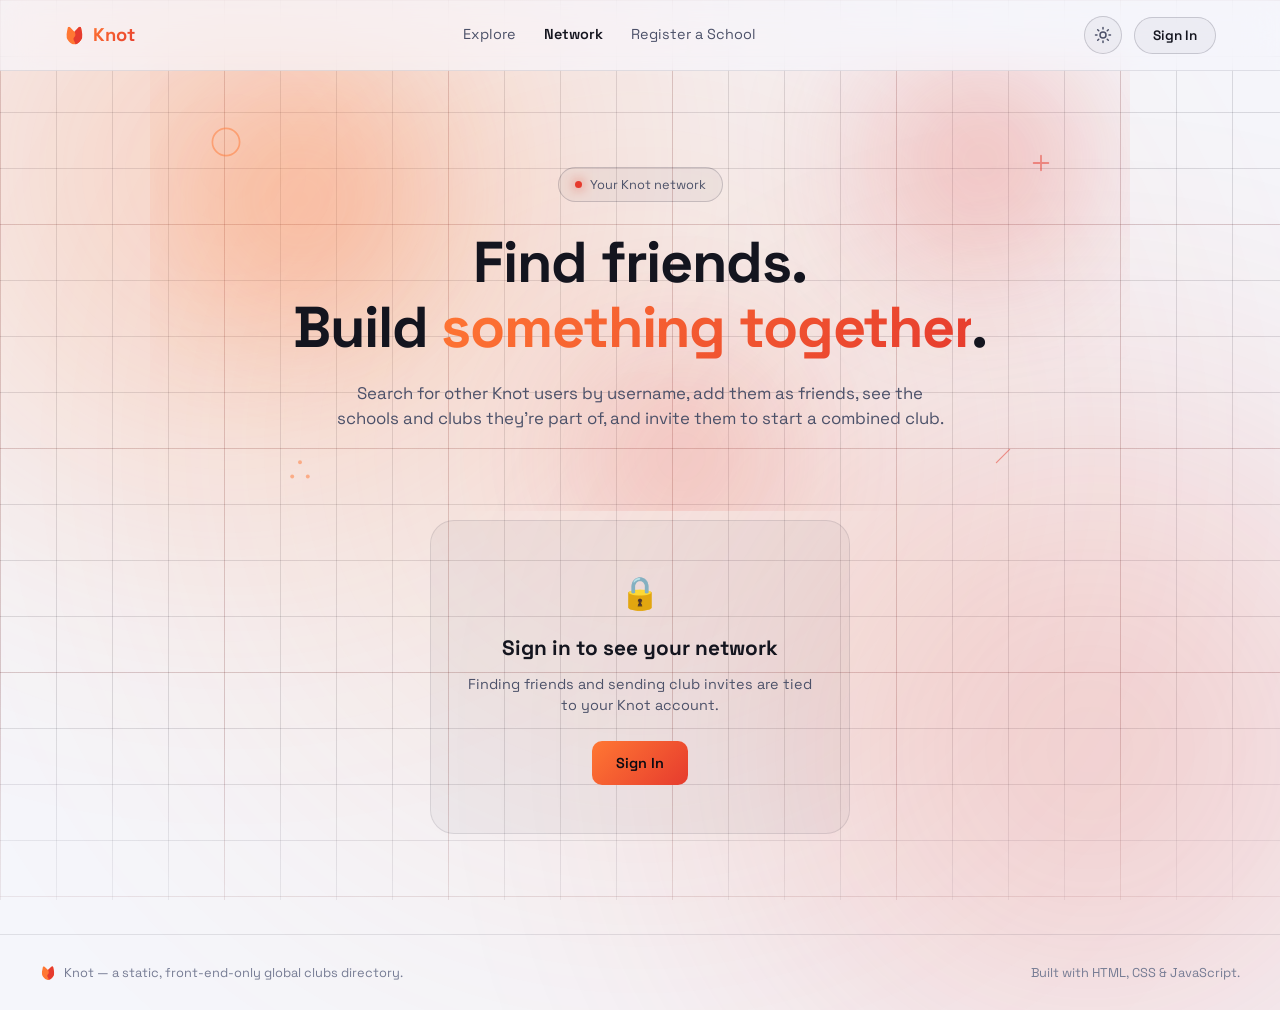
<file: network.html>
<!DOCTYPE html>
<html lang="en">
<head>
<meta charset="UTF-8" />
<meta name="viewport" content="width=device-width, initial-scale=1.0" />
<title>Your Network — Knot</title>
<meta name="description" content="Find other Knot users by username, add them as friends, and see the schools and clubs they're part of." />
<link rel="icon" href="data:image/svg+xml,<svg xmlns=%22http://www.w3.org/2000/svg%22 viewBox=%220 0 100 100%22><defs><clipPath id=%22c%22><path d=%22M50,32 L27,9 Q20,6 18,13 L12,44 Q10,62 19,73 Q32,92 50,94 Q68,92 81,73 Q90,62 88,44 L82,13 Q80,6 73,9 Z%22/></clipPath></defs><g clip-path=%22url(%23c)%22><rect width=%22100%22 height=%22100%22 fill=%22%23FF7733%22/><path d=%22M50,-5 C36,20 66,42 50,58 C34,74 66,82 50,105 L105,105 L105,-5 Z%22 fill=%22%23E63B2E%22/></g></svg>" />
<script>
  (function () {
    try {
      var stored = localStorage.getItem("knot_theme");
      var theme = stored || (window.matchMedia && window.matchMedia("(prefers-color-scheme: light)").matches ? "light" : "dark");
      document.documentElement.setAttribute("data-theme", theme);
    } catch (e) {}
  })();
</script>
<link rel="preconnect" href="https://fonts.googleapis.com">
<link href="https://fonts.googleapis.com/css2?family=Space+Grotesk:wght@400;500;600;700&family=Inter:wght@400;500;600;700&display=swap" rel="stylesheet">
<link rel="stylesheet" href="css/style.css" />
</head>
<body>

  <!-- Intro splash -->
  <div class="intro" id="introScreen" aria-hidden="true" role="presentation">
    <div class="intro__glow" aria-hidden="true"></div>
    <div class="intro__content">
      <span class="intro__mark">
        <svg class="knot-icon" viewBox="0 0 100 100" xmlns="http://www.w3.org/2000/svg" aria-hidden="true">
          <defs>
            <clipPath id="knotHeadClipIntro">
              <path d="M50,32 L27,9 Q20,6 18,13 L12,44 Q10,62 19,73 Q32,92 50,94 Q68,92 81,73 Q90,62 88,44 L82,13 Q80,6 73,9 Z"/>
            </clipPath>
          </defs>
          <g clip-path="url(#knotHeadClipIntro)">
            <rect width="100" height="100" fill="#FF7733"/>
            <path d="M50,-5 C36,20 66,42 50,58 C34,74 66,82 50,105 L105,105 L105,-5 Z" fill="#E63B2E"/>
          </g>
        </svg>
      </span>
      <h1 class="intro__wordmark" id="introWordmark">Knot</h1>
      <p class="intro__tagline" id="introTagline">Your schools. Your clubs. All in one place.</p>
    </div>
    <span class="intro__skip">Click anywhere to skip</span>
  </div>

  <!-- Animated background -->
  <div class="bg-grid" aria-hidden="true"></div>
  <div class="bg-glow bg-glow--one" aria-hidden="true"></div>
  <div class="bg-glow bg-glow--two" aria-hidden="true"></div>
  <div class="bg-glow bg-glow--three" aria-hidden="true"></div>

  <!-- Navbar -->
  <header class="navbar">
    <div class="navbar__inner">
      <a href="index.html" class="brand">
        <span class="brand__mark">
          <svg class="knot-icon" viewBox="0 0 100 100" xmlns="http://www.w3.org/2000/svg" aria-hidden="true">
            <defs>
              <clipPath id="knotHeadClipNav">
                <path d="M50,32 L27,9 Q20,6 18,13 L12,44 Q10,62 19,73 Q32,92 50,94 Q68,92 81,73 Q90,62 88,44 L82,13 Q80,6 73,9 Z"/>
              </clipPath>
            </defs>
            <g clip-path="url(#knotHeadClipNav)">
              <rect width="100" height="100" fill="#FF7733"/>
              <path d="M50,-5 C36,20 66,42 50,58 C34,74 66,82 50,105 L105,105 L105,-5 Z" fill="#E63B2E"/>
            </g>
          </svg>
        </span>
        <span class="brand__text accent">Knot</span>
      </a>
      <nav class="navbar__links">
        <a href="index.html#explore">Explore</a>
        <span class="navbar__links-current" aria-current="page">Network</span>
        <a href="index.html#register">Register a School</a>
      </nav>
      <div class="navbar__right">
        <button class="theme-toggle" id="themeToggle" type="button" aria-label="Toggle light/dark theme">
          <svg class="theme-toggle__icon theme-toggle__icon--sun" width="18" height="18" viewBox="0 0 24 24" fill="none" stroke="currentColor" stroke-width="2" stroke-linecap="round"><circle cx="12" cy="12" r="4"/><path d="M12 2v2M12 20v2M4.93 4.93l1.41 1.41M17.66 17.66l1.41 1.41M2 12h2M20 12h2M6.34 17.66l-1.41 1.41M19.07 4.93l-1.41 1.41"/></svg>
          <svg class="theme-toggle__icon theme-toggle__icon--moon" width="18" height="18" viewBox="0 0 24 24" fill="none" stroke="currentColor" stroke-width="2" stroke-linecap="round" stroke-linejoin="round"><path d="M21 12.79A9 9 0 1 1 11.21 3 7 7 0 0 0 21 12.79z"/></svg>
        </button>
        <div class="auth-area" id="authArea">
          <button class="auth-signin-btn" id="signInBtn">Sign In</button>
        </div>
      </div>
    </div>
  </header>

  <!-- Network hero -->
  <section class="hero profile-hero" id="top">
    <div class="hero__decor" aria-hidden="true">
      <span class="hero__blob hero__blob--1"></span>
      <span class="hero__blob hero__blob--2"></span>
      <span class="hero__blob hero__blob--3"></span>
      <span class="hero__geo hero__geo--1"><svg viewBox="0 0 40 40"><circle cx="20" cy="20" r="16" fill="none" stroke="currentColor" stroke-width="2"/></svg></span>
      <span class="hero__geo hero__geo--2"><svg viewBox="0 0 24 24"><path d="M12 4v16M4 12h16" stroke="currentColor" stroke-width="2" stroke-linecap="round"/></svg></span>
      <span class="hero__geo hero__geo--3"><svg viewBox="0 0 40 40"><circle cx="20" cy="8" r="3" fill="currentColor"/><circle cx="8" cy="30" r="3" fill="currentColor"/><circle cx="32" cy="30" r="3" fill="currentColor"/></svg></span>
      <span class="hero__geo hero__geo--4"><svg viewBox="0 0 30 30"><path d="M4 26L26 4" stroke="currentColor" stroke-width="2" stroke-linecap="round"/></svg></span>
    </div>
    <div class="hero__inner" id="heroInner">
      <span class="pill" id="heroPill">
        <span class="pill__dot"></span>
        Your Knot network
      </span>
      <h1 class="hero__title" id="heroTitle" aria-label="Find friends. Build something together.">
        Find friends.<br />Build <span class="accent">something together</span>.
      </h1>
      <p class="hero__subtitle" id="heroSubtitle">
        Search for other Knot users by username, add them as friends, see the schools and
        clubs they're part of, and invite them to start a combined club.
      </p>
    </div>
  </section>

  <!-- Signed-out state -->
  <section class="profile-guard" id="networkGuard" hidden>
    <div class="profile-guard__card">
      <span class="profile-guard__icon">🔒</span>
      <h2>Sign in to see your network</h2>
      <p>Finding friends and sending club invites are tied to your Knot account.</p>
      <button class="register__btn" id="guardSignInBtn" type="button">Sign In</button>
    </div>
  </section>

  <!-- Signed-in content -->
  <section class="profile-content" id="networkContent" hidden>

    <div class="profile-section">
      <h3>Find people</h3>
      <div class="search-bar">
        <svg class="search-bar__icon" width="20" height="20" viewBox="0 0 24 24" fill="none" stroke="currentColor" stroke-width="2"><circle cx="11" cy="11" r="7"/><line x1="21" y1="21" x2="16.65" y2="16.65"/></svg>
        <input type="text" id="userSearchInput" placeholder="Search by username…" autocomplete="off" />
      </div>
      <div class="search-results" id="searchResults" hidden></div>
    </div>

    <div class="profile-section" id="invitesSection" hidden>
      <h3>Club invites</h3>
      <div class="invites-grid" id="invitesList"></div>
    </div>

    <div class="profile-section">
      <h3>Your friends</h3>
      <div class="friends-grid" id="friendsList"></div>
      <p class="profile-empty" id="friendsEmpty" hidden>You haven't added any friends yet — search for a username above.</p>
    </div>

  </section>

  <footer class="footer">
    <div class="footer__inner">
      <span class="footer__brand">
        <svg class="knot-icon" viewBox="0 0 100 100" xmlns="http://www.w3.org/2000/svg" aria-hidden="true">
          <defs>
            <clipPath id="knotHeadClipFooter">
              <path d="M50,32 L27,9 Q20,6 18,13 L12,44 Q10,62 19,73 Q32,92 50,94 Q68,92 81,73 Q90,62 88,44 L82,13 Q80,6 73,9 Z"/>
            </clipPath>
          </defs>
          <g clip-path="url(#knotHeadClipFooter)">
            <rect width="100" height="100" fill="#FF7733"/>
            <path d="M50,-5 C36,20 66,42 50,58 C34,74 66,82 50,105 L105,105 L105,-5 Z" fill="#E63B2E"/>
          </g>
        </svg>
        Knot — a static, front-end-only global clubs directory.
      </span>
      <span>Built with HTML, CSS &amp; JavaScript.</span>
    </div>
  </footer>

  <!-- Sign up / Log in modal -->
  <div class="modal-overlay" id="authOverlay">
    <div class="modal modal--auth" role="dialog" aria-modal="true" aria-labelledby="authTitle">
      <button class="modal__close" id="authClose" aria-label="Close">✕</button>

      <!-- Step 1: continue with Google -->
      <div class="auth-step" id="authStepGoogle">
        <span class="auth-step__mark">◆</span>
        <h2 id="authTitle">Sign in to Knot</h2>
        <p class="auth-step__sub">Sign up or log in with Google — new accounts just need a unique username.</p>

        <div id="googleBtnContainer" class="google-btn-container"></div>

        <button class="google-btn" id="demoGoogleBtn" hidden type="button">
          <svg width="18" height="18" viewBox="0 0 18 18" aria-hidden="true">
            <path fill="#4285F4" d="M17.64 9.2c0-.64-.06-1.25-.16-1.84H9v3.48h4.84a4.14 4.14 0 0 1-1.8 2.72v2.26h2.9c1.7-1.57 2.7-3.88 2.7-6.62z"/>
            <path fill="#34A853" d="M9 18c2.43 0 4.47-.8 5.96-2.18l-2.9-2.26c-.81.54-1.84.86-3.06.86-2.35 0-4.34-1.59-5.05-3.72H.96v2.33A9 9 0 0 0 9 18z"/>
            <path fill="#FBBC05" d="M3.95 10.7A5.4 5.4 0 0 1 3.67 9c0-.59.1-1.17.28-1.7V4.97H.96A9 9 0 0 0 0 9c0 1.45.35 2.83.96 4.03l2.99-2.33z"/>
            <path fill="#EA4335" d="M9 3.58c1.32 0 2.5.45 3.44 1.35l2.58-2.58C13.46.89 11.43 0 9 0A9 9 0 0 0 .96 4.97l2.99 2.33C4.66 5.17 6.65 3.58 9 3.58z"/>
          </svg>
          Continue with Google
        </button>
        <p class="auth-demo-note" id="authDemoNote" hidden>
          Demo mode — no Google Client ID is configured, so this opens a simulated account
          picker. Add your OAuth Client ID in <code>js/auth.js</code> to enable real Google sign-in.
        </p>

        <p class="auth-fineprint">Accounts are stored only in your browser for this demo directory.</p>
      </div>

      <!-- Step 2: choose a unique username (new accounts only) -->
      <div class="auth-step" id="authStepUsername" hidden>
        <span class="auth-avatar" id="authAvatar"></span>
        <h2>Choose a unique username</h2>
        <p class="auth-step__sub" id="authWelcome">Pick a username to finish setting up your account.</p>

        <div class="username-field">
          <span class="username-field__prefix">@</span>
          <input type="text" id="usernameInput" maxlength="20" autocomplete="off" spellcheck="false" placeholder="e.g. sakura_robotics" />
          <span class="username-field__status" id="usernameStatus"></span>
        </div>
        <p class="username-hint" id="usernameHint">3–20 characters: letters, numbers, and underscores only.</p>

        <button class="auth-submit" id="usernameSubmit" type="button" disabled>Create account</button>
      </div>
    </div>
  </div>

  <!-- Simulated Google account picker (demo-mode fallback) -->
  <div class="modal-overlay modal-overlay--picker" id="demoPickerOverlay">
    <div class="google-picker" role="dialog" aria-modal="true" aria-label="Choose a Google account">
      <div class="google-picker__header">
        <svg width="22" height="22" viewBox="0 0 18 18" aria-hidden="true">
          <path fill="#4285F4" d="M17.64 9.2c0-.64-.06-1.25-.16-1.84H9v3.48h4.84a4.14 4.14 0 0 1-1.8 2.72v2.26h2.9c1.7-1.57 2.7-3.88 2.7-6.62z"/>
          <path fill="#34A853" d="M9 18c2.43 0 4.47-.8 5.96-2.18l-2.9-2.26c-.81.54-1.84.86-3.06.86-2.35 0-4.34-1.59-5.05-3.72H.96v2.33A9 9 0 0 0 9 18z"/>
          <path fill="#FBBC05" d="M3.95 10.7A5.4 5.4 0 0 1 3.67 9c0-.59.1-1.17.28-1.7V4.97H.96A9 9 0 0 0 0 9c0 1.45.35 2.83.96 4.03l2.99-2.33z"/>
          <path fill="#EA4335" d="M9 3.58c1.32 0 2.5.45 3.44 1.35l2.58-2.58C13.46.89 11.43 0 9 0A9 9 0 0 0 .96 4.97l2.99 2.33C4.66 5.17 6.65 3.58 9 3.58z"/>
        </svg>
        <span>Choose an account</span>
      </div>
      <p class="google-picker__sub">to continue to Knot (demo)</p>

      <div class="google-picker__list" id="googlePickerList"></div>

      <div class="google-picker__other-form" id="pickerOtherForm" hidden>
        <input type="text" id="otherName" placeholder="Full name" autocomplete="off" />
        <input type="email" id="otherEmail" placeholder="Email address" autocomplete="off" />
        <button class="google-picker__continue" id="otherContinue" type="button">Continue</button>
      </div>

      <button class="google-picker__item google-picker__item--other" id="googlePickerOther" type="button">
        <span class="google-picker__avatar google-picker__avatar--plus">+</span>
        <span class="google-picker__name">Use another account</span>
      </button>
    </div>
  </div>

  <!-- Combined club invite modal -->
  <div class="modal-overlay" id="inviteOverlay">
    <div class="modal modal--invite" role="dialog" aria-modal="true" aria-labelledby="inviteTitle">
      <button class="modal__close" id="inviteClose" aria-label="Close">✕</button>

      <div class="register-form__intro">
        <h2 id="inviteTitle">Invite to a combined club</h2>
        <p id="inviteSub">Propose a club you and your friend could run together across your schools.</p>
      </div>

      <form id="inviteForm" novalidate>
        <div class="form-field form-field--full">
          <label for="inviteClubName">Proposed club name</label>
          <input type="text" id="inviteClubName" maxlength="80" required autocomplete="off" placeholder="e.g. Global Robotics Exchange" />
        </div>
        <div class="form-field form-field--full">
          <label for="inviteMessage">Message (optional)</label>
          <textarea id="inviteMessage" maxlength="220" placeholder="Say a bit about your idea…"></textarea>
        </div>
        <p class="register-form__error" id="inviteError"></p>
        <button class="register-form__submit" id="inviteSubmit" type="submit">Send invite</button>
      </form>
    </div>
  </div>

  <!-- Toast notification -->
  <div class="toast" id="toast" role="status" aria-live="polite">
    <span class="toast__icon">✓</span>
    <span id="toastMessage"></span>
  </div>

  <script src="js/data.js"></script>
  <script src="js/store.js"></script>
  <script src="js/theme.js"></script>
  <script src="js/auth.js"></script>
  <script src="js/membership.js"></script>
  <script src="js/network.js"></script>
  <script src="js/intro.js"></script>
</body>
</html>
</file>
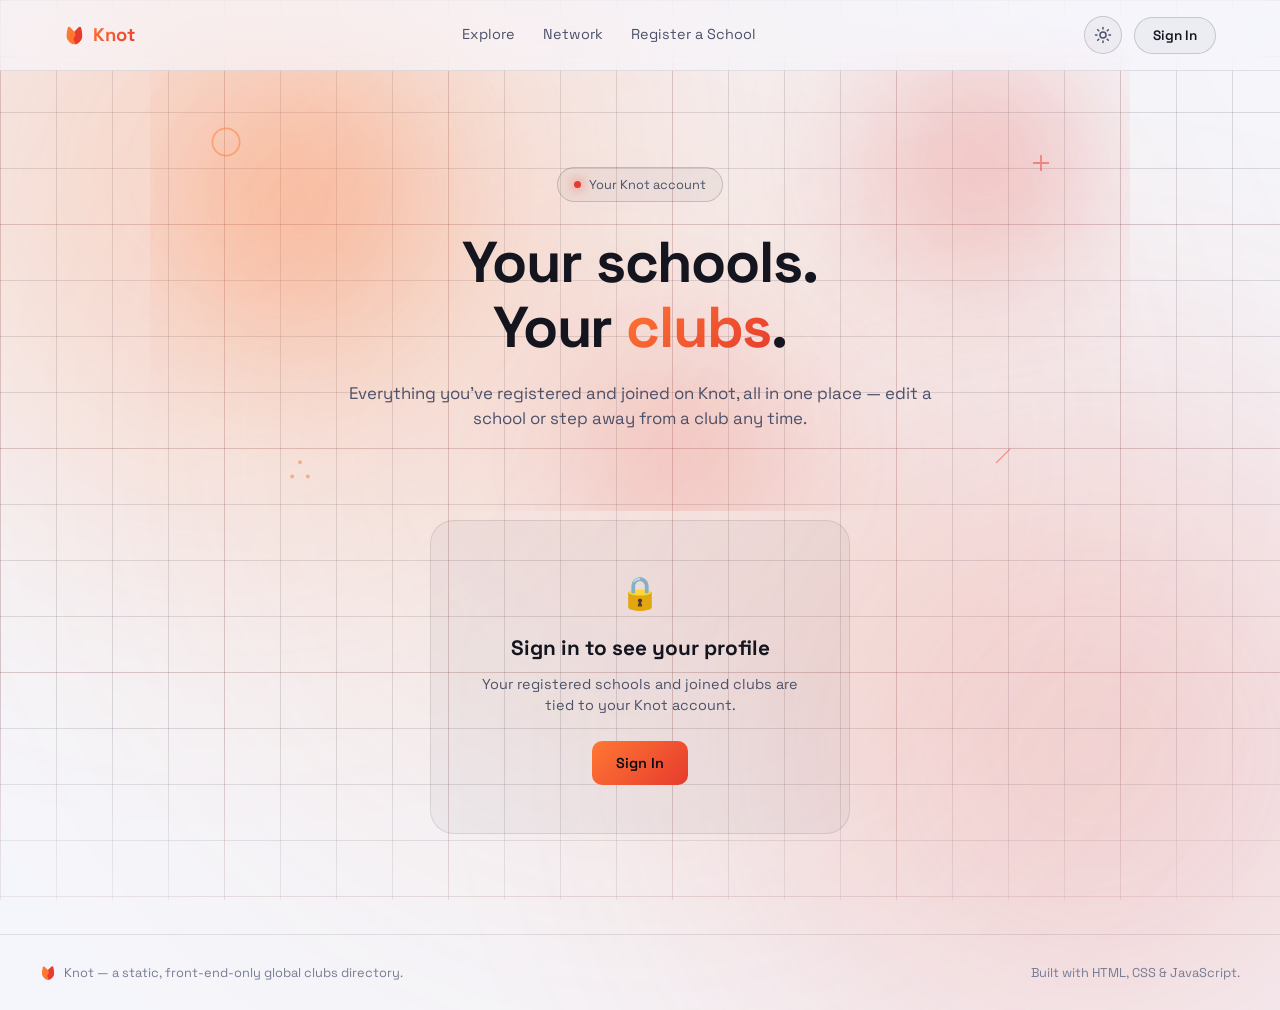
<file: profile.html>
<!DOCTYPE html>
<html lang="en">
<head>
<meta charset="UTF-8" />
<meta name="viewport" content="width=device-width, initial-scale=1.0" />
<title>Your Profile — Knot</title>
<meta name="description" content="Manage the schools you've registered and the clubs you've joined on Knot." />
<link rel="icon" href="data:image/svg+xml,<svg xmlns=%22http://www.w3.org/2000/svg%22 viewBox=%220 0 100 100%22><defs><clipPath id=%22c%22><path d=%22M50,32 L27,9 Q20,6 18,13 L12,44 Q10,62 19,73 Q32,92 50,94 Q68,92 81,73 Q90,62 88,44 L82,13 Q80,6 73,9 Z%22/></clipPath></defs><g clip-path=%22url(%23c)%22><rect width=%22100%22 height=%22100%22 fill=%22%23FF7733%22/><path d=%22M50,-5 C36,20 66,42 50,58 C34,74 66,82 50,105 L105,105 L105,-5 Z%22 fill=%22%23E63B2E%22/></g></svg>" />
<script>
  (function () {
    try {
      var stored = localStorage.getItem("knot_theme");
      var theme = stored || (window.matchMedia && window.matchMedia("(prefers-color-scheme: light)").matches ? "light" : "dark");
      document.documentElement.setAttribute("data-theme", theme);
    } catch (e) {}
  })();
</script>
<link rel="preconnect" href="https://fonts.googleapis.com">
<link href="https://fonts.googleapis.com/css2?family=Space+Grotesk:wght@400;500;600;700&family=Inter:wght@400;500;600;700&display=swap" rel="stylesheet">
<link rel="stylesheet" href="css/style.css" />
</head>
<body>

  <!-- Intro splash -->
  <div class="intro" id="introScreen" aria-hidden="true" role="presentation">
    <div class="intro__glow" aria-hidden="true"></div>
    <div class="intro__content">
      <span class="intro__mark">
        <svg class="knot-icon" viewBox="0 0 100 100" xmlns="http://www.w3.org/2000/svg" aria-hidden="true">
          <defs>
            <clipPath id="knotHeadClipIntro">
              <path d="M50,32 L27,9 Q20,6 18,13 L12,44 Q10,62 19,73 Q32,92 50,94 Q68,92 81,73 Q90,62 88,44 L82,13 Q80,6 73,9 Z"/>
            </clipPath>
          </defs>
          <g clip-path="url(#knotHeadClipIntro)">
            <rect width="100" height="100" fill="#FF7733"/>
            <path d="M50,-5 C36,20 66,42 50,58 C34,74 66,82 50,105 L105,105 L105,-5 Z" fill="#E63B2E"/>
          </g>
        </svg>
      </span>
      <h1 class="intro__wordmark" id="introWordmark">Knot</h1>
      <p class="intro__tagline" id="introTagline">Your schools. Your clubs. All in one place.</p>
    </div>
    <span class="intro__skip">Click anywhere to skip</span>
  </div>

  <!-- Animated background -->
  <div class="bg-grid" aria-hidden="true"></div>
  <div class="bg-glow bg-glow--one" aria-hidden="true"></div>
  <div class="bg-glow bg-glow--two" aria-hidden="true"></div>
  <div class="bg-glow bg-glow--three" aria-hidden="true"></div>

  <!-- Navbar -->
  <header class="navbar">
    <div class="navbar__inner">
      <a href="index.html" class="brand">
        <span class="brand__mark">
          <svg class="knot-icon" viewBox="0 0 100 100" xmlns="http://www.w3.org/2000/svg" aria-hidden="true">
            <defs>
              <clipPath id="knotHeadClipNav">
                <path d="M50,32 L27,9 Q20,6 18,13 L12,44 Q10,62 19,73 Q32,92 50,94 Q68,92 81,73 Q90,62 88,44 L82,13 Q80,6 73,9 Z"/>
              </clipPath>
            </defs>
            <g clip-path="url(#knotHeadClipNav)">
              <rect width="100" height="100" fill="#FF7733"/>
              <path d="M50,-5 C36,20 66,42 50,58 C34,74 66,82 50,105 L105,105 L105,-5 Z" fill="#E63B2E"/>
            </g>
          </svg>
        </span>
        <span class="brand__text accent">Knot</span>
      </a>
      <nav class="navbar__links">
        <a href="index.html#explore">Explore</a>
        <a href="network.html">Network</a>
        <a href="index.html#register">Register a School</a>
      </nav>
      <div class="navbar__right">
        <button class="theme-toggle" id="themeToggle" type="button" aria-label="Toggle light/dark theme">
          <svg class="theme-toggle__icon theme-toggle__icon--sun" width="18" height="18" viewBox="0 0 24 24" fill="none" stroke="currentColor" stroke-width="2" stroke-linecap="round"><circle cx="12" cy="12" r="4"/><path d="M12 2v2M12 20v2M4.93 4.93l1.41 1.41M17.66 17.66l1.41 1.41M2 12h2M20 12h2M6.34 17.66l-1.41 1.41M19.07 4.93l-1.41 1.41"/></svg>
          <svg class="theme-toggle__icon theme-toggle__icon--moon" width="18" height="18" viewBox="0 0 24 24" fill="none" stroke="currentColor" stroke-width="2" stroke-linecap="round" stroke-linejoin="round"><path d="M21 12.79A9 9 0 1 1 11.21 3 7 7 0 0 0 21 12.79z"/></svg>
        </button>
        <div class="auth-area" id="authArea">
          <button class="auth-signin-btn" id="signInBtn">Sign In</button>
        </div>
      </div>
    </div>
  </header>

  <!-- Profile hero -->
  <section class="hero profile-hero" id="top">
    <div class="hero__decor" aria-hidden="true">
      <span class="hero__blob hero__blob--1"></span>
      <span class="hero__blob hero__blob--2"></span>
      <span class="hero__blob hero__blob--3"></span>
      <span class="hero__geo hero__geo--1"><svg viewBox="0 0 40 40"><circle cx="20" cy="20" r="16" fill="none" stroke="currentColor" stroke-width="2"/></svg></span>
      <span class="hero__geo hero__geo--2"><svg viewBox="0 0 24 24"><path d="M12 4v16M4 12h16" stroke="currentColor" stroke-width="2" stroke-linecap="round"/></svg></span>
      <span class="hero__geo hero__geo--3"><svg viewBox="0 0 40 40"><circle cx="20" cy="8" r="3" fill="currentColor"/><circle cx="8" cy="30" r="3" fill="currentColor"/><circle cx="32" cy="30" r="3" fill="currentColor"/></svg></span>
      <span class="hero__geo hero__geo--4"><svg viewBox="0 0 30 30"><path d="M4 26L26 4" stroke="currentColor" stroke-width="2" stroke-linecap="round"/></svg></span>
    </div>
    <div class="hero__inner" id="heroInner">
      <span class="pill" id="heroPill">
        <span class="pill__dot"></span>
        Your Knot account
      </span>
      <h1 class="hero__title" id="heroTitle" aria-label="Your schools. Your clubs.">
        Your schools.<br />Your <span class="accent">clubs</span>.
      </h1>
      <p class="hero__subtitle" id="heroSubtitle">
        Everything you've registered and joined on Knot, all in one place — edit a school
        or step away from a club any time.
      </p>
    </div>
  </section>

  <!-- Signed-out state -->
  <section class="profile-guard" id="profileGuard" hidden>
    <div class="profile-guard__card">
      <span class="profile-guard__icon">🔒</span>
      <h2>Sign in to see your profile</h2>
      <p>Your registered schools and joined clubs are tied to your Knot account.</p>
      <button class="register__btn" id="guardSignInBtn" type="button">Sign In</button>
    </div>
  </section>

  <!-- Signed-in content -->
  <section class="profile-content" id="profileContent" hidden>

    <div class="profile-card">
      <div class="profile-avatar-wrap">
        <span class="profile-card__avatar" id="profileAvatar"></span>
        <button class="profile-avatar-edit" id="avatarEditBtn" type="button" aria-label="Change profile picture">
          <svg width="16" height="16" viewBox="0 0 24 24" fill="none" stroke="currentColor" stroke-width="2" stroke-linecap="round" stroke-linejoin="round"><path d="M12 20h9"/><path d="M16.5 3.5a2.12 2.12 0 0 1 3 3L7 19l-4 1 1-4 12.5-12.5z"/></svg>
        </button>
        <input type="file" id="avatarInput" accept="image/*" hidden />
      </div>
      <div>
        <h2 id="profileName"></h2>
        <p id="profileUsername" class="profile-card__username"></p>
        <p id="profileEmail" class="profile-card__email"></p>
        <button class="profile-avatar-remove" id="avatarRemoveBtn" type="button" hidden>Remove photo</button>
      </div>
    </div>

    <div class="profile-stats">
      <div class="stat-card">
        <span class="stat-card__value" id="statMySchools">0</span>
        <span class="stat-card__label">Schools Registered</span>
      </div>
      <div class="stat-card">
        <span class="stat-card__value" id="statMyClubs">0</span>
        <span class="stat-card__label">Clubs Joined</span>
      </div>
    </div>

    <div class="profile-section">
      <div class="profile-section__header">
        <h3>Schools you've registered</h3>
        <a class="register__btn" href="index.html#register">+ Register a school</a>
      </div>
      <div class="profile-schools" id="myschoolsList"></div>
      <p class="profile-empty" id="myschoolsEmpty" hidden>You haven't registered any schools yet.</p>
    </div>

    <div class="profile-section">
      <h3>Clubs you're part of</h3>
      <div class="profile-clubs" id="myclubsList"></div>
      <p class="profile-empty" id="myclubsEmpty" hidden>You haven't joined any clubs yet — look for the 🌍 open-worldwide badge on a club's page to join.</p>
    </div>

  </section>

  <footer class="footer">
    <div class="footer__inner">
      <span class="footer__brand">
        <svg class="knot-icon" viewBox="0 0 100 100" xmlns="http://www.w3.org/2000/svg" aria-hidden="true">
          <defs>
            <clipPath id="knotHeadClipFooter">
              <path d="M50,32 L27,9 Q20,6 18,13 L12,44 Q10,62 19,73 Q32,92 50,94 Q68,92 81,73 Q90,62 88,44 L82,13 Q80,6 73,9 Z"/>
            </clipPath>
          </defs>
          <g clip-path="url(#knotHeadClipFooter)">
            <rect width="100" height="100" fill="#FF7733"/>
            <path d="M50,-5 C36,20 66,42 50,58 C34,74 66,82 50,105 L105,105 L105,-5 Z" fill="#E63B2E"/>
          </g>
        </svg>
        Knot — a static, front-end-only global clubs directory.
      </span>
      <span>Built with HTML, CSS &amp; JavaScript.</span>
    </div>
  </footer>

  <!-- Sign up / Log in modal -->
  <div class="modal-overlay" id="authOverlay">
    <div class="modal modal--auth" role="dialog" aria-modal="true" aria-labelledby="authTitle">
      <button class="modal__close" id="authClose" aria-label="Close">✕</button>

      <!-- Step 1: continue with Google -->
      <div class="auth-step" id="authStepGoogle">
        <span class="auth-step__mark">◆</span>
        <h2 id="authTitle">Sign in to Knot</h2>
        <p class="auth-step__sub">Sign up or log in with Google — new accounts just need a unique username.</p>

        <div id="googleBtnContainer" class="google-btn-container"></div>

        <button class="google-btn" id="demoGoogleBtn" hidden type="button">
          <svg width="18" height="18" viewBox="0 0 18 18" aria-hidden="true">
            <path fill="#4285F4" d="M17.64 9.2c0-.64-.06-1.25-.16-1.84H9v3.48h4.84a4.14 4.14 0 0 1-1.8 2.72v2.26h2.9c1.7-1.57 2.7-3.88 2.7-6.62z"/>
            <path fill="#34A853" d="M9 18c2.43 0 4.47-.8 5.96-2.18l-2.9-2.26c-.81.54-1.84.86-3.06.86-2.35 0-4.34-1.59-5.05-3.72H.96v2.33A9 9 0 0 0 9 18z"/>
            <path fill="#FBBC05" d="M3.95 10.7A5.4 5.4 0 0 1 3.67 9c0-.59.1-1.17.28-1.7V4.97H.96A9 9 0 0 0 0 9c0 1.45.35 2.83.96 4.03l2.99-2.33z"/>
            <path fill="#EA4335" d="M9 3.58c1.32 0 2.5.45 3.44 1.35l2.58-2.58C13.46.89 11.43 0 9 0A9 9 0 0 0 .96 4.97l2.99 2.33C4.66 5.17 6.65 3.58 9 3.58z"/>
          </svg>
          Continue with Google
        </button>
        <p class="auth-demo-note" id="authDemoNote" hidden>
          Demo mode — no Google Client ID is configured, so this opens a simulated account
          picker. Add your OAuth Client ID in <code>js/auth.js</code> to enable real Google sign-in.
        </p>

        <p class="auth-fineprint">Accounts are stored only in your browser for this demo directory.</p>
      </div>

      <!-- Step 2: choose a unique username (new accounts only) -->
      <div class="auth-step" id="authStepUsername" hidden>
        <span class="auth-avatar" id="authAvatar"></span>
        <h2>Choose a unique username</h2>
        <p class="auth-step__sub" id="authWelcome">Pick a username to finish setting up your account.</p>

        <div class="username-field">
          <span class="username-field__prefix">@</span>
          <input type="text" id="usernameInput" maxlength="20" autocomplete="off" spellcheck="false" placeholder="e.g. sakura_robotics" />
          <span class="username-field__status" id="usernameStatus"></span>
        </div>
        <p class="username-hint" id="usernameHint">3–20 characters: letters, numbers, and underscores only.</p>

        <button class="auth-submit" id="usernameSubmit" type="button" disabled>Create account</button>
      </div>
    </div>
  </div>

  <!-- Simulated Google account picker (demo-mode fallback) -->
  <div class="modal-overlay modal-overlay--picker" id="demoPickerOverlay">
    <div class="google-picker" role="dialog" aria-modal="true" aria-label="Choose a Google account">
      <div class="google-picker__header">
        <svg width="22" height="22" viewBox="0 0 18 18" aria-hidden="true">
          <path fill="#4285F4" d="M17.64 9.2c0-.64-.06-1.25-.16-1.84H9v3.48h4.84a4.14 4.14 0 0 1-1.8 2.72v2.26h2.9c1.7-1.57 2.7-3.88 2.7-6.62z"/>
          <path fill="#34A853" d="M9 18c2.43 0 4.47-.8 5.96-2.18l-2.9-2.26c-.81.54-1.84.86-3.06.86-2.35 0-4.34-1.59-5.05-3.72H.96v2.33A9 9 0 0 0 9 18z"/>
          <path fill="#FBBC05" d="M3.95 10.7A5.4 5.4 0 0 1 3.67 9c0-.59.1-1.17.28-1.7V4.97H.96A9 9 0 0 0 0 9c0 1.45.35 2.83.96 4.03l2.99-2.33z"/>
          <path fill="#EA4335" d="M9 3.58c1.32 0 2.5.45 3.44 1.35l2.58-2.58C13.46.89 11.43 0 9 0A9 9 0 0 0 .96 4.97l2.99 2.33C4.66 5.17 6.65 3.58 9 3.58z"/>
        </svg>
        <span>Choose an account</span>
      </div>
      <p class="google-picker__sub">to continue to Knot (demo)</p>

      <div class="google-picker__list" id="googlePickerList"></div>

      <div class="google-picker__other-form" id="pickerOtherForm" hidden>
        <input type="text" id="otherName" placeholder="Full name" autocomplete="off" />
        <input type="email" id="otherEmail" placeholder="Email address" autocomplete="off" />
        <button class="google-picker__continue" id="otherContinue" type="button">Continue</button>
      </div>

      <button class="google-picker__item google-picker__item--other" id="googlePickerOther" type="button">
        <span class="google-picker__avatar google-picker__avatar--plus">+</span>
        <span class="google-picker__name">Use another account</span>
      </button>
    </div>
  </div>

  <!-- Edit school modal -->
  <div class="modal-overlay" id="editOverlay">
    <div class="modal modal--register" role="dialog" aria-modal="true" aria-labelledby="editFormTitle">
      <button class="modal__close" id="editClose" aria-label="Close">✕</button>

      <div class="register-form__intro">
        <h2 id="editFormTitle">Edit school</h2>
        <p>Update your school's details and club catalog.</p>
      </div>

      <form id="editForm" novalidate>
        <div class="form-grid">
          <div class="form-field form-field--full">
            <label for="efName">School name</label>
            <input type="text" id="efName" maxlength="80" required autocomplete="off" />
          </div>
          <div class="form-field form-field--full">
            <label for="efPhoto">School photo (optional)</label>
            <div class="photo-upload" id="editPhotoUpload" tabindex="0" role="button" aria-label="Upload a school photo">
              <input type="file" id="efPhoto" accept="image/*" hidden />
              <div class="photo-upload__preview" id="editPhotoPreview">
                <svg class="photo-upload__icon" width="26" height="26" viewBox="0 0 24 24" fill="none" stroke="currentColor" stroke-width="1.6"><rect x="3" y="5" width="18" height="14" rx="2"/><circle cx="9" cy="10" r="1.7"/><path d="M21 15l-5-5-9 9"/></svg>
                <span class="photo-upload__text">Click to upload a photo</span>
                <span class="photo-upload__hint">JPG or PNG — resized automatically</span>
              </div>
            </div>
            <button type="button" class="photo-upload__remove" id="editPhotoRemove" hidden>Remove photo</button>
          </div>
          <div class="form-field">
            <label for="efCity">City</label>
            <input type="text" id="efCity" maxlength="60" required autocomplete="off" />
          </div>
          <div class="form-field">
            <label for="efCountry">Country</label>
            <input type="text" id="efCountry" maxlength="60" required autocomplete="off" />
          </div>
          <div class="form-field">
            <label for="efContinent">Continent</label>
            <select id="efContinent" required>
              <option value="" disabled>Choose a continent</option>
              <option>Africa</option>
              <option>Asia</option>
              <option>Europe</option>
              <option>North America</option>
              <option>Oceania</option>
              <option>South America</option>
            </select>
          </div>
          <div class="form-field">
            <label for="efFlag">Flag emoji (optional)</label>
            <input type="text" id="efFlag" maxlength="8" autocomplete="off" placeholder="e.g. 🇵🇹" />
          </div>
          <div class="form-field">
            <label for="efStudents">Students</label>
            <input type="number" id="efStudents" min="0" max="200000" autocomplete="off" />
          </div>
          <div class="form-field">
            <label for="efFounded">Founded year</label>
            <input type="number" id="efFounded" min="1000" max="2100" autocomplete="off" />
          </div>
          <div class="form-field form-field--full">
            <label for="efDescription">Short description</label>
            <textarea id="efDescription" maxlength="220" required></textarea>
          </div>
        </div>

        <div class="register-form__clubs-header">
          <h3>Clubs &amp; Activities</h3>
          <span>At least one club with a name</span>
        </div>
        <div id="editClubRows"></div>
        <button class="add-club-btn" id="editAddClubBtn" type="button">+ Add another club</button>

        <p class="register-form__error" id="editError"></p>
        <button class="register-form__submit" id="editSubmit" type="submit">Save changes</button>
      </form>
    </div>
  </div>

  <datalist id="clubCategoryList">
    <option value="STEM"></option>
    <option value="Arts"></option>
    <option value="Sports"></option>
    <option value="Academic"></option>
    <option value="Community Service"></option>
    <option value="Business &amp; Leadership"></option>
    <option value="Media &amp; Publishing"></option>
    <option value="Language &amp; Culture"></option>
  </datalist>

  <!-- Toast notification -->
  <div class="toast" id="toast" role="status" aria-live="polite">
    <span class="toast__icon">✓</span>
    <span id="toastMessage"></span>
  </div>

  <script src="js/data.js"></script>
  <script src="js/store.js"></script>
  <script src="js/theme.js"></script>
  <script src="js/auth.js"></script>
  <script src="js/membership.js"></script>
  <script src="js/image-utils.js"></script>
  <script src="js/club-row-editor.js"></script>
  <script src="js/profile.js"></script>
  <script src="js/intro.js"></script>
</body>
</html>
</file>
<file: css/style.css>
/* ============================================================
   Knot — Global School Clubs Directory
   ============================================================ */

:root {
  --bg: #06070d;
  --bg-elevated: #0d0f1a;
  --surface: rgba(255, 255, 255, 0.045);
  --surface-hover: rgba(255, 255, 255, 0.08);
  --border: rgba(255, 255, 255, 0.09);
  --border-strong: rgba(255, 255, 255, 0.16);

  --text-primary: #f4f5fb;
  --text-secondary: #a6acc4;
  --text-muted: #6c7290;

  --brand-tangerine: #ff7733;
  --brand-cinnabar: #e63b2e;
  --gradient-logo: linear-gradient(135deg, var(--brand-tangerine) 0%, var(--brand-cinnabar) 100%);

  --accent: var(--brand-tangerine);
  --accent-2: var(--brand-cinnabar);
  --accent-3: #ff6b9d;
  --gradient: var(--gradient-logo);

  --radius-sm: 10px;
  --radius-md: 16px;
  --radius-lg: 24px;

  --shadow-soft: 0 10px 40px rgba(0, 0, 0, 0.35);
  --shadow-glow: 0 0 0 1px rgba(255, 119, 51, 0.18), 0 20px 60px rgba(255, 119, 51, 0.18);

  --grid-line: rgba(255, 255, 255, 0.16);
  --grid-line-accent: rgba(255, 119, 51, 0.14);
  --navbar-bg: rgba(6, 7, 13, 0.72);

  --font-display: "Space Grotesk", "Inter", system-ui, sans-serif;
  --font-body: "Space Grotesk", "Inter", system-ui, sans-serif;
}

/* Light theme — activated by [data-theme="light"] on <html>, set as early
   as possible (an inline script in <head>) to avoid a flash of dark theme. */
:root[data-theme="light"] {
  --bg: #f5f6fb;
  --bg-elevated: #ffffff;
  --surface: rgba(20, 21, 40, 0.035);
  --surface-hover: rgba(20, 21, 40, 0.065);
  --border: rgba(20, 21, 40, 0.1);
  --border-strong: rgba(20, 21, 40, 0.18);

  --text-primary: #14151f;
  --text-secondary: #4c5169;
  --text-muted: #767c94;

  --accent: var(--brand-tangerine);
  --accent-2: var(--brand-cinnabar);
  --accent-3: #db2f77;
  --gradient: var(--gradient-logo);

  --shadow-soft: 0 10px 40px rgba(20, 21, 45, 0.1);
  --shadow-glow: 0 0 0 1px rgba(255, 119, 51, 0.18), 0 20px 60px rgba(255, 119, 51, 0.14);

  --grid-line: rgba(20, 21, 40, 0.13);
  --grid-line-accent: rgba(230, 59, 46, 0.1);
  --navbar-bg: rgba(245, 246, 251, 0.72);
}

* {
  margin: 0;
  padding: 0;
  box-sizing: border-box;
}

html {
  scroll-behavior: smooth;
}

body {
  background: var(--bg);
  color: var(--text-primary);
  font-family: var(--font-body);
  line-height: 1.5;
  overflow-x: hidden;
  min-height: 100vh;
  transition: background-color 0.25s ease, color 0.25s ease;
}

body.no-scroll {
  overflow: hidden;
}

a {
  color: inherit;
  text-decoration: none;
}

button {
  font-family: inherit;
  cursor: pointer;
  border: none;
  background: none;
  color: inherit;
}

select, input {
  font-family: inherit;
}

.accent {
  background: var(--gradient);
  -webkit-background-clip: text;
  background-clip: text;
  color: transparent;
}

/* ---------- Background flourishes ---------- */
.bg-grid {
  position: fixed;
  inset: 0;
  z-index: -2;
  background-image:
    linear-gradient(var(--grid-line) 1px, transparent 1px),
    linear-gradient(90deg, var(--grid-line) 1px, transparent 1px),
    linear-gradient(var(--grid-line-accent) 1px, transparent 1px),
    linear-gradient(90deg, var(--grid-line-accent) 1px, transparent 1px);
  background-size: 56px 56px, 56px 56px, 224px 224px, 224px 224px;
  mask-image: radial-gradient(ellipse 150% 120% at 50% 0%, #000 72%, transparent 100%);
}

.bg-glow {
  position: fixed;
  z-index: -1;
  width: 900px;
  height: 900px;
  border-radius: 50%;
  filter: blur(140px);
  opacity: 0.4;
  pointer-events: none;
}

.bg-glow--one {
  top: -280px;
  left: -220px;
  background: radial-gradient(circle, var(--accent) 0%, transparent 70%);
}

.bg-glow--two {
  bottom: -300px;
  right: -260px;
  background: radial-gradient(circle, var(--accent-2) 0%, transparent 70%);
  opacity: 0.32;
}

.bg-glow--three {
  top: 50%;
  left: 50%;
  width: 1200px;
  height: 1200px;
  transform: translate(-50%, -50%);
  background: radial-gradient(circle, var(--accent) 0%, transparent 72%);
  opacity: 0.16;
}

body.intro-active {
  overflow: hidden;
}

/* ---------- Letter-by-letter reveal ---------- */
@keyframes letterIn {
  from {
    opacity: 0;
    transform: translateY(0.4em);
  }
  to {
    opacity: 1;
    transform: none;
  }
}

.letter {
  display: inline-block;
  opacity: 0;
  transform: translateY(0.4em);
  background-image: inherit;
  -webkit-background-clip: inherit;
  background-clip: inherit;
  color: inherit;
}

.word-wrap {
  display: inline-block;
  white-space: nowrap;
  background-image: inherit;
  -webkit-background-clip: inherit;
  background-clip: inherit;
  color: inherit;
}

.reveal-active .letter {
  animation: letterIn 0.5s cubic-bezier(0.2, 0.8, 0.2, 1) forwards;
}

.reveal-instant .letter {
  animation: none;
  opacity: 1;
  transform: none;
}

/* ---------- Intro splash ---------- */
.intro {
  position: fixed;
  inset: 0;
  z-index: 500;
  display: flex;
  flex-direction: column;
  align-items: center;
  justify-content: center;
  gap: 28px;
  background: var(--bg);
  cursor: pointer;
  opacity: 1;
  transition: opacity 0.65s ease;
}

.intro[hidden] {
  display: none;
}

.intro.is-hidden {
  opacity: 0;
  pointer-events: none;
}

.intro__glow {
  position: absolute;
  top: 50%;
  left: 50%;
  width: 700px;
  height: 700px;
  transform: translate(-50%, -50%);
  background: radial-gradient(circle, var(--accent) 0%, transparent 70%);
  opacity: 0.25;
  filter: blur(100px);
  pointer-events: none;
}

.intro__content {
  position: relative;
  display: flex;
  flex-direction: column;
  align-items: center;
  text-align: center;
  padding: 0 24px;
}

.intro__mark {
  display: flex;
  justify-content: center;
  color: var(--accent);
  margin-bottom: 12px;
}

.intro__mark .knot-icon {
  width: 2.6rem;
}

.intro__wordmark {
  font-family: var(--font-display);
  font-weight: 700;
  font-size: clamp(3rem, 10vw, 5.5rem);
  letter-spacing: -0.02em;
  background: var(--gradient-logo);
  -webkit-background-clip: text;
  background-clip: text;
  color: transparent;
  min-height: 1.2em;
}

.intro__tagline {
  margin-top: 16px;
  max-width: 480px;
  font-size: clamp(0.95rem, 2.4vw, 1.1rem);
  color: var(--text-secondary);
  min-height: 1.6em;
}

.intro__skip {
  position: relative;
  font-size: 0.78rem;
  color: var(--text-muted);
  opacity: 0;
  animation: fadeInSkip 0.6s ease 1.4s forwards;
}

@keyframes fadeInSkip {
  to {
    opacity: 1;
  }
}

/* ---------- Navbar ---------- */
.navbar {
  position: sticky;
  top: 0;
  z-index: 50;
  backdrop-filter: blur(16px) saturate(160%);
  background: var(--navbar-bg);
  border-bottom: 1px solid var(--border);
}

.navbar__inner {
  max-width: 1200px;
  margin: 0 auto;
  padding: 16px 24px;
  display: flex;
  align-items: center;
  justify-content: space-between;
  gap: 24px;
}

.brand {
  display: flex;
  align-items: center;
  gap: 8px;
  font-family: var(--font-display);
  font-weight: 700;
  font-size: 1.15rem;
}

.brand__mark {
  display: inline-flex;
  color: var(--accent);
}

.knot-icon {
  width: 1.3rem;
  height: auto;
  display: block;
}

.navbar__links {
  display: flex;
  gap: 28px;
  font-size: 0.9rem;
  color: var(--text-secondary);
}

.navbar__links a {
  transition: color 0.2s ease;
}

.navbar__links a:hover {
  color: var(--text-primary);
}

.navbar__links-current {
  color: var(--text-primary);
  font-weight: 600;
  cursor: default;
}

.navbar__cta {
  padding: 9px 18px;
  border-radius: 999px;
  background: var(--gradient);
  color: #0a0a12;
  font-weight: 600;
  font-size: 0.85rem;
  transition: transform 0.2s ease, box-shadow 0.2s ease;
}

.navbar__cta:hover {
  transform: translateY(-1px);
  box-shadow: 0 8px 24px rgba(255, 119, 51, 0.35);
}

@media (max-width: 760px) {
  .navbar__links { display: none; }
}

.navbar__right {
  display: flex;
  align-items: center;
  gap: 12px;
}

/* ---------- Theme toggle ---------- */
.theme-toggle {
  width: 38px;
  height: 38px;
  flex-shrink: 0;
  border-radius: 50%;
  display: flex;
  align-items: center;
  justify-content: center;
  border: 1px solid var(--border-strong);
  background: var(--surface);
  color: var(--text-secondary);
  transition: border-color 0.2s ease, background 0.2s ease, color 0.2s ease;
}

.theme-toggle:hover {
  border-color: var(--accent);
  color: var(--text-primary);
  background: var(--surface-hover);
}

.theme-toggle__icon--sun {
  display: none;
}

.theme-toggle__icon--moon {
  display: block;
}

:root[data-theme="light"] .theme-toggle__icon--sun {
  display: block;
}

:root[data-theme="light"] .theme-toggle__icon--moon {
  display: none;
}

/* ---------- Auth: sign-in button & user chip ---------- */
.auth-signin-btn {
  padding: 9px 18px;
  border-radius: 999px;
  border: 1px solid var(--border-strong);
  color: var(--text-primary);
  font-weight: 600;
  font-size: 0.85rem;
  background: var(--surface);
  transition: all 0.2s ease;
}

.auth-signin-btn:hover {
  border-color: var(--accent);
  background: var(--surface-hover);
}

.user-chip {
  position: relative;
  display: flex;
  align-items: center;
  gap: 8px;
  padding: 6px 12px 6px 6px;
  border-radius: 999px;
  border: 1px solid var(--border);
  background: var(--surface);
  cursor: pointer;
  transition: border-color 0.2s ease, background 0.2s ease;
}

.user-chip:hover {
  border-color: var(--border-strong);
  background: var(--surface-hover);
}

.user-chip__avatar {
  width: 40px;
  height: 40px;
  border-radius: 50%;
  display: flex;
  align-items: center;
  justify-content: center;
  background: var(--gradient);
  color: #0a0a12;
  font-size: 0.92rem;
  font-weight: 700;
  flex-shrink: 0;
  overflow: hidden;
}

.user-chip__avatar-img {
  width: 100%;
  height: 100%;
  object-fit: cover;
  display: block;
}

.user-chip__name {
  font-size: 0.85rem;
  font-weight: 600;
  color: var(--text-primary);
}

.user-chip__caret {
  font-size: 0.65rem;
  color: var(--text-muted);
  transition: transform 0.2s ease;
}

.user-chip.is-open .user-chip__caret {
  transform: rotate(180deg);
}

.user-menu {
  position: absolute;
  top: calc(100% + 10px);
  right: 0;
  width: 220px;
  background: var(--bg-elevated);
  border: 1px solid var(--border-strong);
  border-radius: var(--radius-md);
  padding: 8px;
  box-shadow: var(--shadow-soft);
  opacity: 0;
  transform: translateY(-6px);
  pointer-events: none;
  transition: opacity 0.18s ease, transform 0.18s ease;
  z-index: 60;
}

.user-chip.is-open .user-menu {
  opacity: 1;
  transform: translateY(0);
  pointer-events: auto;
}

.user-menu__info {
  display: flex;
  flex-direction: column;
  gap: 2px;
  padding: 8px 10px 12px;
  border-bottom: 1px solid var(--border);
  margin-bottom: 8px;
}

.user-menu__name {
  font-size: 0.85rem;
  font-weight: 600;
  color: var(--text-primary);
}

.user-menu__email {
  font-size: 0.75rem;
  color: var(--text-muted);
  overflow: hidden;
  text-overflow: ellipsis;
  white-space: nowrap;
}

.user-menu__link {
  display: block;
  width: 100%;
  text-align: left;
  padding: 9px 10px;
  border-radius: var(--radius-sm);
  font-size: 0.85rem;
  color: var(--text-primary);
  transition: background 0.2s ease;
}

.user-menu__link:hover {
  background: var(--surface-hover);
}

.user-menu__logout {
  width: 100%;
  text-align: left;
  padding: 9px 10px;
  border-radius: var(--radius-sm);
  font-size: 0.85rem;
  color: var(--accent-3);
  transition: background 0.2s ease;
}

.user-menu__logout:hover {
  background: rgba(255, 107, 157, 0.1);
}

/* ---------- Auth modal ---------- */
.modal--auth {
  max-width: 420px;
  text-align: center;
  padding: 40px 36px;
}

.auth-step__mark {
  display: inline-block;
  font-size: 1.6rem;
  color: var(--accent);
  margin-bottom: 14px;
}

.auth-step h2 {
  font-family: var(--font-display);
  font-size: 1.4rem;
  margin-bottom: 8px;
}

.auth-step__sub {
  font-size: 0.88rem;
  color: var(--text-secondary);
  margin-bottom: 26px;
}

.google-btn-container {
  display: flex;
  justify-content: center;
  min-height: 40px;
}

.google-btn {
  display: inline-flex;
  align-items: center;
  justify-content: center;
  gap: 10px;
  width: 100%;
  max-width: 280px;
  padding: 11px 20px;
  border-radius: 999px;
  border: 1px solid rgba(255, 255, 255, 0.55);
  background: #fff;
  color: #1f1f1f;
  font-weight: 600;
  font-size: 0.88rem;
  transition: transform 0.2s ease, box-shadow 0.2s ease;
}

.google-btn:hover {
  transform: translateY(-1px);
  box-shadow: 0 8px 22px rgba(0, 0, 0, 0.25);
}

.google-btn[hidden] {
  display: none;
}

.auth-demo-note {
  margin-top: 16px;
  font-size: 0.76rem;
  color: var(--text-muted);
  line-height: 1.5;
}

.auth-demo-note code {
  color: var(--accent-2);
  background: rgba(230, 59, 46, 0.1);
  padding: 1px 5px;
  border-radius: 4px;
  font-size: 0.72rem;
}

.auth-fineprint {
  margin-top: 24px;
  font-size: 0.75rem;
  color: var(--text-muted);
}

.auth-avatar {
  display: flex;
  align-items: center;
  justify-content: center;
  width: 56px;
  height: 56px;
  margin: 0 auto 16px;
  border-radius: 50%;
  background: var(--gradient);
  color: #0a0a12;
  font-weight: 700;
  font-size: 1.1rem;
}

.username-field {
  display: flex;
  align-items: center;
  gap: 8px;
  padding: 12px 16px;
  border-radius: var(--radius-md);
  background: var(--surface);
  border: 1px solid var(--border-strong);
  text-align: left;
  transition: border-color 0.2s ease;
}

.username-field:focus-within {
  border-color: var(--accent);
}

.username-field__prefix {
  color: var(--text-muted);
  font-weight: 600;
}

.username-field input {
  flex: 1;
  background: none;
  border: none;
  outline: none;
  color: var(--text-primary);
  font-size: 0.95rem;
}

.username-field__status {
  font-size: 0.85rem;
  font-weight: 700;
  width: 16px;
  text-align: center;
}

.username-field__status--available {
  color: var(--accent-2);
}

.username-field__status--taken,
.username-field__status--invalid {
  color: var(--accent-3);
}

.username-hint {
  margin-top: 10px;
  font-size: 0.78rem;
  color: var(--text-muted);
  text-align: left;
}

.username-hint--error {
  color: var(--accent-3);
}

.auth-submit {
  width: 100%;
  margin-top: 22px;
  padding: 13px 20px;
  border-radius: var(--radius-sm);
  background: var(--gradient);
  color: #0a0a12;
  font-weight: 600;
  font-size: 0.9rem;
  transition: transform 0.2s ease, box-shadow 0.2s ease, opacity 0.2s ease;
}

.auth-submit:hover:not(:disabled) {
  transform: translateY(-2px);
  box-shadow: 0 12px 28px rgba(255, 119, 51, 0.35);
}

.auth-submit:disabled {
  opacity: 0.4;
  cursor: not-allowed;
}

/* ---------- Simulated Google account picker ---------- */
.modal-overlay--picker {
  z-index: 110;
}

.google-picker {
  width: 100%;
  max-width: 360px;
  background: #fff;
  color: #1f1f1f;
  border-radius: var(--radius-lg);
  padding: 28px 24px;
  transform: translateY(16px) scale(0.98);
  transition: transform 0.25s ease;
  box-shadow: 0 20px 60px rgba(0, 0, 0, 0.4);
}

.modal-overlay--picker.is-open .google-picker {
  transform: translateY(0) scale(1);
}

.google-picker__header {
  display: flex;
  align-items: center;
  gap: 10px;
  font-size: 1.05rem;
  font-weight: 600;
  margin-bottom: 4px;
}

.google-picker__sub {
  font-size: 0.82rem;
  color: #5f6368;
  margin-bottom: 18px;
}

.google-picker__list {
  display: flex;
  flex-direction: column;
  border: 1px solid #dadce0;
  border-radius: var(--radius-sm);
  overflow: hidden;
  margin-bottom: 10px;
}

.google-picker__list[hidden] {
  display: none;
}

.google-picker__item {
  display: flex;
  align-items: center;
  gap: 14px;
  padding: 12px 14px;
  width: 100%;
  text-align: left;
  border-bottom: 1px solid #ecedef;
  transition: background 0.15s ease;
  color: #1f1f1f;
}

.google-picker__item:last-child {
  border-bottom: none;
}

.google-picker__item:hover {
  background: #f6f7f9;
}

.google-picker__item[hidden] {
  display: none;
}

.google-picker__item--other {
  border: 1px solid #dadce0;
  border-radius: var(--radius-sm);
}

.google-picker__avatar {
  width: 32px;
  height: 32px;
  border-radius: 50%;
  flex-shrink: 0;
  display: flex;
  align-items: center;
  justify-content: center;
  background: #e8eaed;
  color: #3c4043;
  font-size: 0.72rem;
  font-weight: 700;
}

.google-picker__avatar--plus {
  background: #f1f3f4;
  font-size: 1rem;
  font-weight: 400;
}

.google-picker__name {
  display: block;
  font-size: 0.88rem;
  font-weight: 500;
}

.google-picker__email {
  display: block;
  font-size: 0.78rem;
  color: #5f6368;
}

.google-picker__other-form {
  display: flex;
  flex-direction: column;
  gap: 10px;
  margin-bottom: 10px;
}

.google-picker__other-form[hidden] {
  display: none;
}

.google-picker__other-form input {
  padding: 11px 14px;
  border-radius: var(--radius-sm);
  border: 1px solid #dadce0;
  font-size: 0.88rem;
  outline: none;
  color: #1f1f1f;
  transition: border-color 0.2s ease;
}

.google-picker__other-form input:focus {
  border-color: #4285f4;
}

.google-picker__continue {
  padding: 10px 16px;
  border-radius: var(--radius-sm);
  background: #4285f4;
  color: #fff;
  font-weight: 600;
  font-size: 0.85rem;
  align-self: flex-end;
}

.google-picker__continue:hover {
  background: #3367d6;
}

.hero--revealed .pill,
.hero--revealed .hero__subtitle,
.hero--revealed .hero__search,
.hero--revealed .hero__tags {
  opacity: 1;
  transform: none;
}

/* ---------- Hero ---------- */
.hero {
  position: relative;
  max-width: 900px;
  margin: 0 auto;
  padding: 96px 24px 64px;
  text-align: center;
}

.hero__inner {
  position: relative;
  z-index: 1;
}

.hero__decor {
  position: absolute;
  inset: -20px -40px auto -40px;
  height: 460px;
  overflow: hidden;
  pointer-events: none;
  z-index: 0;
}

.hero__blob {
  position: absolute;
  border-radius: 50%;
  filter: blur(70px);
  opacity: 0.28;
  animation: heroBlobFloat 11s ease-in-out infinite;
}

.hero__blob--1 {
  width: 260px;
  height: 260px;
  left: 2%;
  top: 4%;
  background: var(--brand-tangerine);
}

.hero__blob--2 {
  width: 220px;
  height: 220px;
  right: 4%;
  top: 0;
  background: var(--brand-cinnabar);
  animation-delay: -3.5s;
}

.hero__blob--3 {
  width: 200px;
  height: 200px;
  left: 44%;
  bottom: -10%;
  background: var(--accent-2);
  opacity: 0.2;
  animation-delay: -7s;
}

@keyframes heroBlobFloat {
  0%, 100% { transform: translate(0, 0) scale(1); }
  50% { transform: translate(16px, -20px) scale(1.07); }
}

.hero__geo {
  position: absolute;
  color: var(--accent);
  opacity: 0.5;
  animation: heroGeoFloat 7.5s ease-in-out infinite;
}

.hero__geo svg {
  display: block;
  width: 100%;
  height: 100%;
}

.hero__geo--1 { left: 6%; top: 16%; width: 34px; height: 34px; animation-delay: 0s; }
.hero__geo--2 { right: 8%; top: 22%; width: 22px; height: 22px; color: var(--accent-2); animation-delay: -2s; }
.hero__geo--3 { left: 14%; bottom: 6%; width: 26px; height: 26px; animation-delay: -4s; }
.hero__geo--4 { right: 12%; bottom: 10%; width: 18px; height: 18px; color: var(--accent-2); animation-delay: -5.5s; }

@keyframes heroGeoFloat {
  0%, 100% { transform: translateY(0) rotate(0deg); }
  50% { transform: translateY(-14px) rotate(8deg); }
}

@media (max-width: 720px) {
  .hero__decor { display: none; }
}

@media (prefers-reduced-motion: reduce) {
  .hero__blob, .hero__geo { animation: none; }
}

.pill {
  opacity: 0;
  transform: translateY(10px);
  transition: opacity 0.6s ease, transform 0.6s ease;
  display: inline-flex;
  align-items: center;
  gap: 8px;
  padding: 7px 16px;
  border-radius: 999px;
  border: 1px solid var(--border-strong);
  background: var(--surface);
  font-size: 0.8rem;
  color: var(--text-secondary);
  margin-bottom: 28px;
}

.pill__dot {
  width: 7px;
  height: 7px;
  border-radius: 50%;
  background: var(--accent-2);
  box-shadow: 0 0 12px var(--accent-2);
}

.hero__title {
  font-family: var(--font-display);
  font-size: clamp(2.2rem, 5.5vw, 3.6rem);
  font-weight: 700;
  line-height: 1.12;
  letter-spacing: -0.02em;
  margin-bottom: 22px;
}

.hero__subtitle {
  opacity: 0;
  transform: translateY(10px);
  transition: opacity 0.6s ease 0.12s, transform 0.6s ease 0.12s;
  font-size: 1.05rem;
  color: var(--text-secondary);
  max-width: 620px;
  margin: 0 auto 40px;
}

.hero__search {
  opacity: 0;
  transform: translateY(10px);
  transition: opacity 0.6s ease 0.24s, transform 0.6s ease 0.24s;
  display: flex;
  align-items: center;
  gap: 12px;
  max-width: 560px;
  margin: 0 auto;
  padding: 14px 18px;
  border-radius: var(--radius-md);
  background: var(--surface);
  border: 1px solid var(--border-strong);
  transition: border-color 0.2s ease, box-shadow 0.2s ease;
}

.hero__search:focus-within {
  border-color: var(--accent);
  box-shadow: var(--shadow-glow);
}

.hero__search-icon {
  color: var(--text-muted);
  flex-shrink: 0;
}

.hero__search input {
  flex: 1;
  background: none;
  border: none;
  outline: none;
  color: var(--text-primary);
  font-size: 0.95rem;
}

.hero__search input::placeholder {
  color: var(--text-muted);
}

.hero__search-clear {
  color: var(--text-muted);
  font-size: 0.85rem;
  padding: 4px;
  border-radius: 6px;
  transition: color 0.2s ease, background 0.2s ease;
}

.hero__search-clear:hover {
  color: var(--text-primary);
  background: var(--surface-hover);
}

.hero__tags {
  opacity: 0;
  transform: translateY(10px);
  transition: opacity 0.6s ease 0.36s, transform 0.6s ease 0.36s;
  margin-top: 20px;
  display: flex;
  align-items: center;
  justify-content: center;
  flex-wrap: wrap;
  gap: 8px;
  font-size: 0.85rem;
  color: var(--text-muted);
}

.tag-btn {
  padding: 5px 12px;
  border-radius: 999px;
  border: 1px solid var(--border);
  color: var(--text-secondary);
  font-size: 0.8rem;
  transition: all 0.2s ease;
}

.tag-btn:hover {
  border-color: var(--accent);
  color: var(--text-primary);
  background: rgba(255, 119, 51, 0.1);
}

/* ---------- Stats ---------- */
.stats {
  max-width: 1100px;
  margin: 0 auto;
  padding: 0 24px 80px;
}

.stats__inner {
  display: grid;
  grid-template-columns: repeat(4, 1fr);
  gap: 16px;
  border-radius: var(--radius-lg);
  padding: 32px;
  background: var(--surface);
  border: 1px solid var(--border);
}

.stat-card {
  display: flex;
  flex-direction: column;
  align-items: center;
  gap: 6px;
  text-align: center;
}

.stat-card__value {
  font-family: var(--font-display);
  font-size: clamp(1.8rem, 4vw, 2.4rem);
  font-weight: 700;
  background: var(--gradient);
  -webkit-background-clip: text;
  background-clip: text;
  color: transparent;
}

.stat-card__label {
  font-size: 0.82rem;
  color: var(--text-muted);
}

@media (max-width: 700px) {
  .stats__inner { grid-template-columns: repeat(2, 1fr); }
}

/* ---------- Explore ---------- */
.explore {
  max-width: 1200px;
  margin: 0 auto;
  padding: 20px 24px 100px;
}

.explore__header {
  display: flex;
  align-items: flex-end;
  justify-content: space-between;
  gap: 24px;
  margin-bottom: 28px;
  flex-wrap: wrap;
}

.explore__header h2 {
  font-family: var(--font-display);
  font-size: 1.9rem;
  margin-bottom: 6px;
}

.explore__header h2::before,
.register__text h2::before,
.profile-section h3::before {
  content: "";
  display: block;
  width: 32px;
  height: 4px;
  border-radius: 2px;
  background: var(--gradient);
  margin-bottom: 12px;
}

.explore__header p {
  color: var(--text-secondary);
  font-size: 0.95rem;
}

.view-toggle {
  display: flex;
  border: 1px solid var(--border);
  border-radius: var(--radius-sm);
  overflow: hidden;
}

.view-toggle__btn {
  padding: 9px 14px;
  color: var(--text-muted);
  font-size: 1rem;
  transition: all 0.2s ease;
}

.view-toggle__btn.is-active {
  background: var(--surface-hover);
  color: var(--text-primary);
}

/* ---------- Filters ---------- */
.filters {
  display: grid;
  grid-template-columns: repeat(4, 1fr) auto;
  gap: 14px;
  align-items: end;
  margin-bottom: 20px;
}

.filter-group {
  display: flex;
  flex-direction: column;
  gap: 6px;
}

.filter-group label {
  font-size: 0.75rem;
  text-transform: uppercase;
  letter-spacing: 0.06em;
  color: var(--text-muted);
}

.filter-group select {
  padding: 11px 14px;
  border-radius: var(--radius-sm);
  background: var(--surface);
  border: 1px solid var(--border);
  color: var(--text-primary);
  font-size: 0.88rem;
  outline: none;
  transition: border-color 0.2s ease;
  appearance: none;
  background-image: url("data:image/svg+xml,%3Csvg xmlns='http://www.w3.org/2000/svg' width='12' height='8' viewBox='0 0 12 8'%3E%3Cpath fill='%236c7290' d='M1 1l5 5 5-5'/%3E%3C/svg%3E");
  background-repeat: no-repeat;
  background-position: right 14px center;
  padding-right: 32px;
}

.filter-group select:focus {
  border-color: var(--accent);
}

.filter-reset {
  padding: 11px 18px;
  border-radius: var(--radius-sm);
  border: 1px solid var(--border);
  color: var(--text-secondary);
  font-size: 0.85rem;
  white-space: nowrap;
  transition: all 0.2s ease;
  height: fit-content;
}

.filter-reset:hover {
  border-color: var(--border-strong);
  color: var(--text-primary);
  background: var(--surface-hover);
}

@media (max-width: 900px) {
  .filters { grid-template-columns: repeat(2, 1fr); }
  .filter-reset { grid-column: 1 / -1; }
}

.results-count {
  font-size: 0.85rem;
  color: var(--text-muted);
  margin-bottom: 20px;
}

/* ---------- School grid & cards ---------- */
.school-grid {
  display: grid;
  grid-template-columns: repeat(auto-fill, minmax(310px, 1fr));
  gap: 18px;
}

.school-grid--list {
  grid-template-columns: 1fr;
}

.school-grid--list .school-card {
  display: grid;
  grid-template-columns: auto 1fr auto;
  align-items: center;
  gap: 20px;
}

.school-grid--list .school-card__desc {
  display: none;
}

.school-card {
  background: var(--surface);
  border: 1px solid var(--border);
  border-radius: var(--radius-md);
  padding: 22px;
  cursor: pointer;
  transition: transform 0.22s ease, border-color 0.22s ease, background 0.22s ease, box-shadow 0.22s ease;
}

.school-card:hover,
.school-card:focus-visible {
  transform: translateY(-3px);
  border-color: rgba(255, 119, 51, 0.45);
  background: var(--surface-hover);
  box-shadow: var(--shadow-glow);
  outline: none;
}

.school-card__media {
  position: relative;
  height: 108px;
  margin: -22px -22px 16px;
  border-radius: var(--radius-md) var(--radius-md) 0 0;
  display: flex;
  align-items: center;
  justify-content: center;
  overflow: hidden;
}

.school-card__media::after {
  content: "";
  position: absolute;
  inset: 0;
  background-image: repeating-linear-gradient(135deg, rgba(255, 255, 255, 0.09) 0 2px, transparent 2px 16px);
}

.school-card__media--photo::after {
  background-image: linear-gradient(180deg, rgba(6, 7, 13, 0.05) 35%, rgba(6, 7, 13, 0.6) 100%);
}

.school-card__media-img {
  position: absolute;
  inset: 0;
  width: 100%;
  height: 100%;
  object-fit: cover;
}

.flag-img {
  display: block;
  width: 1.3em;
  height: auto;
  border-radius: 3px;
  box-shadow: 0 0 0 1px rgba(255, 255, 255, 0.15);
}

.flag-inline {
  display: inline-flex;
  vertical-align: -0.15em;
  margin-right: 6px;
}

.flag-inline .flag-img {
  width: 1.1em;
}

.school-card__club-count {
  position: absolute;
  top: 12px;
  right: 12px;
  z-index: 2;
  font-size: 0.72rem;
  padding: 4px 10px;
  border-radius: 999px;
  background: rgba(10, 10, 18, 0.55);
  backdrop-filter: blur(6px);
  color: #fff;
  font-weight: 600;
}

.school-card__badge {
  position: absolute;
  top: 12px;
  left: 12px;
  z-index: 2;
  font-size: 0.68rem;
  padding: 4px 10px;
  border-radius: 999px;
  background: rgba(10, 10, 18, 0.55);
  backdrop-filter: blur(6px);
  color: var(--accent-2);
  font-weight: 600;
  letter-spacing: 0.02em;
}

.school-card__name {
  font-family: var(--font-display);
  font-size: 1.15rem;
  margin-bottom: 4px;
}

.school-card__location {
  font-size: 0.85rem;
  color: var(--text-muted);
  margin-bottom: 12px;
}

.school-card__desc {
  font-size: 0.87rem;
  color: var(--text-secondary);
  margin-bottom: 16px;
  display: -webkit-box;
  -webkit-line-clamp: 2;
  -webkit-box-orient: vertical;
  overflow: hidden;
}

.school-card__tags {
  display: flex;
  flex-wrap: wrap;
  gap: 6px;
  margin-bottom: 18px;
}

.school-grid--list .school-card__media {
  width: 64px;
  height: 64px;
  margin: 0;
  border-radius: var(--radius-sm);
  flex-shrink: 0;
}

.school-grid--list .school-card__club-count,
.school-grid--list .school-card__badge {
  display: none;
}

@keyframes cardHighlight {
  0%, 100% { box-shadow: var(--shadow-glow); border-color: rgba(230, 59, 46, 0.6); }
  50% { box-shadow: 0 0 0 1px rgba(230, 59, 46, 0.3), 0 20px 60px rgba(230, 59, 46, 0.25); border-color: rgba(230, 59, 46, 0.9); }
}

.school-card--new {
  animation: cardHighlight 1.1s ease-in-out 2;
}

.tag {
  font-size: 0.72rem;
  padding: 4px 10px;
  border-radius: 999px;
  background: rgba(230, 59, 46, 0.1);
  color: var(--accent-2);
  border: 1px solid rgba(230, 59, 46, 0.2);
}

.tag--muted {
  background: var(--surface);
  color: var(--text-muted);
  border-color: var(--border);
}

.school-card__footer {
  display: flex;
  align-items: center;
  justify-content: space-between;
  font-size: 0.8rem;
  color: var(--text-muted);
  padding-top: 14px;
  border-top: 1px solid var(--border);
}

.school-card__cta {
  color: var(--accent-2);
  font-weight: 600;
}

/* ---------- Empty state ---------- */
.empty-state {
  text-align: center;
  padding: 80px 24px;
  color: var(--text-secondary);
}

.empty-state__icon {
  font-size: 2.5rem;
  display: block;
  margin-bottom: 16px;
}

.empty-state h3 {
  font-family: var(--font-display);
  margin-bottom: 8px;
  color: var(--text-primary);
}

.empty-state p {
  margin-bottom: 20px;
  font-size: 0.9rem;
}

.empty-state .filter-reset {
  display: inline-block;
}

/* ---------- Register CTA ---------- */
.register {
  max-width: 1100px;
  margin: 0 auto;
  padding: 0 24px 100px;
}

.register__card {
  display: flex;
  align-items: center;
  justify-content: space-between;
  gap: 32px;
  flex-wrap: wrap;
  padding: 44px;
  border-radius: var(--radius-lg);
  background: linear-gradient(135deg, rgba(255, 119, 51, 0.12), rgba(230, 59, 46, 0.08));
  border: 1px solid var(--border-strong);
}

.register__text h2 {
  font-family: var(--font-display);
  font-size: 1.6rem;
  margin-bottom: 10px;
}

.register__text p {
  color: var(--text-secondary);
  max-width: 560px;
  font-size: 0.92rem;
}

.register__btn {
  padding: 13px 24px;
  border-radius: var(--radius-sm);
  background: var(--gradient);
  color: #0a0a12;
  font-weight: 600;
  font-size: 0.9rem;
  white-space: nowrap;
  transition: transform 0.2s ease, box-shadow 0.2s ease;
}

.register__btn:hover {
  transform: translateY(-2px);
  box-shadow: 0 12px 30px rgba(255, 119, 51, 0.35);
}

/* ---------- Footer ---------- */
.footer {
  border-top: 1px solid var(--border);
  padding: 28px 24px;
}

.footer__inner {
  max-width: 1200px;
  margin: 0 auto;
  display: flex;
  justify-content: space-between;
  flex-wrap: wrap;
  gap: 8px;
  font-size: 0.8rem;
  color: var(--text-muted);
}

.footer__brand {
  display: inline-flex;
  align-items: center;
  gap: 8px;
}

.footer__brand .knot-icon {
  width: 1rem;
  color: var(--accent);
}

/* ---------- Modal ---------- */
.modal-overlay {
  position: fixed;
  inset: 0;
  z-index: 100;
  display: flex;
  align-items: center;
  justify-content: center;
  padding: 24px;
  background: rgba(4, 5, 10, 0.72);
  backdrop-filter: blur(6px);
  opacity: 0;
  pointer-events: none;
  transition: opacity 0.25s ease;
}

.modal-overlay.is-open {
  opacity: 1;
  pointer-events: auto;
}

.modal {
  width: 100%;
  max-width: 680px;
  max-height: 85vh;
  overflow-y: auto;
  background: var(--bg-elevated);
  border: 1px solid var(--border-strong);
  border-radius: var(--radius-lg);
  padding: 36px;
  position: relative;
  transform: translateY(16px) scale(0.98);
  transition: transform 0.25s ease;
  box-shadow: var(--shadow-soft);
}

.modal-overlay.is-open .modal {
  transform: translateY(0) scale(1);
}

.modal__close {
  position: absolute;
  top: 20px;
  right: 20px;
  z-index: 5;
  width: 34px;
  height: 34px;
  border-radius: 50%;
  background: var(--surface);
  border: 1px solid var(--border);
  color: var(--text-secondary);
  font-size: 0.9rem;
  transition: all 0.2s ease;
}

.modal__close:hover {
  background: var(--surface-hover);
  color: var(--text-primary);
}

.modal__media {
  position: relative;
  height: 140px;
  margin: -36px -36px 22px;
  border-radius: var(--radius-lg) var(--radius-lg) 0 0;
  display: flex;
  align-items: center;
  justify-content: center;
  overflow: hidden;
}

.modal__media::after {
  content: "";
  position: absolute;
  inset: 0;
  background-image: repeating-linear-gradient(135deg, rgba(255, 255, 255, 0.09) 0 2px, transparent 2px 16px);
}

.modal__media--photo::after {
  background-image: linear-gradient(180deg, rgba(6, 7, 13, 0.05) 35%, rgba(6, 7, 13, 0.6) 100%);
}

.modal__media-img {
  position: absolute;
  inset: 0;
  width: 100%;
  height: 100%;
  object-fit: cover;
}

.modal__badge {
  position: absolute;
  top: 16px;
  left: 16px;
  z-index: 2;
  font-size: 0.7rem;
  padding: 4px 11px;
  border-radius: 999px;
  background: rgba(10, 10, 18, 0.55);
  backdrop-filter: blur(6px);
  color: var(--accent-2);
  font-weight: 600;
}

.modal__header {
  display: flex;
  align-items: center;
  gap: 16px;
  margin-bottom: 20px;
  padding-right: 40px;
}

.modal__header h2 {
  font-family: var(--font-display);
  font-size: 1.5rem;
  margin-bottom: 2px;
}

.modal__location {
  font-size: 0.88rem;
  color: var(--text-muted);
}

.modal__submitted-by {
  font-size: 0.78rem;
  color: var(--text-muted);
  margin-top: 2px;
}

.modal__submitted-by strong {
  color: var(--accent-2);
  font-weight: 600;
}

.modal__website {
  display: inline-block;
  margin-top: 8px;
  font-size: 0.82rem;
  font-weight: 600;
  color: var(--accent-2);
  transition: color 0.2s ease;
}

.modal__website:hover {
  color: var(--accent);
}

.modal__website[hidden] {
  display: none;
}

.modal__meta {
  display: flex;
  gap: 24px;
  padding: 16px 0;
  border-top: 1px solid var(--border);
  border-bottom: 1px solid var(--border);
  margin-bottom: 18px;
}

.modal__meta-item {
  display: flex;
  flex-direction: column;
  gap: 2px;
}

.modal__meta-label {
  font-size: 0.72rem;
  text-transform: uppercase;
  letter-spacing: 0.05em;
  color: var(--text-muted);
}

.modal__meta-value {
  font-weight: 600;
  font-size: 0.95rem;
}

.modal__description {
  color: var(--text-secondary);
  font-size: 0.92rem;
  margin-bottom: 26px;
}

.modal__clubs-header {
  display: flex;
  align-items: center;
  justify-content: space-between;
  margin-bottom: 14px;
}

.modal__clubs-header h3 {
  font-family: var(--font-display);
  font-size: 1.1rem;
}

.modal__club-count {
  font-size: 0.78rem;
  color: var(--text-muted);
}

.modal__clubs {
  display: grid;
  gap: 12px;
}

.club-card {
  border: 1px solid var(--border);
  border-radius: var(--radius-sm);
  padding: 16px;
  background: var(--surface);
  transition: border-color 0.2s ease, background 0.2s ease;
}

.club-card:hover {
  border-color: var(--border-strong);
  background: var(--surface-hover);
}

.club-card__header {
  display: flex;
  align-items: center;
  gap: 12px;
  margin-bottom: 8px;
}

.club-card__header h4 {
  font-size: 0.95rem;
  margin-bottom: 2px;
}

.club-card__category {
  font-size: 0.7rem;
  padding: 2px 8px;
  border-radius: 999px;
  background: rgba(255, 119, 51, 0.14);
  color: #c9bfff;
  font-weight: 600;
}

.club-card__desc {
  font-size: 0.85rem;
  color: var(--text-secondary);
  margin-bottom: 8px;
}

.club-card__meets {
  font-size: 0.78rem;
  color: var(--text-muted);
}

.club-card__open-badge {
  display: inline-block;
  margin-left: 6px;
  font-size: 0.7rem;
  padding: 2px 8px;
  border-radius: 999px;
  background: rgba(230, 59, 46, 0.14);
  color: var(--accent-2);
  font-weight: 600;
}

/* ---------- Club membership (join) ---------- */
.club-join {
  margin-top: 12px;
  padding-top: 12px;
  border-top: 1px dashed var(--border);
}

.club-join__note {
  font-size: 0.78rem;
  color: var(--text-secondary);
  margin-bottom: 10px;
}

.club-join__btn {
  padding: 8px 16px;
  border-radius: var(--radius-sm);
  background: var(--gradient);
  color: #0a0a12;
  font-weight: 600;
  font-size: 0.8rem;
  transition: transform 0.2s ease, box-shadow 0.2s ease;
}

.club-join__btn:hover {
  transform: translateY(-1px);
  box-shadow: 0 8px 20px rgba(255, 119, 51, 0.3);
}

.club-join__form {
  display: flex;
  flex-direction: column;
  gap: 8px;
}

.club-join__form input {
  padding: 8px 12px;
  border-radius: var(--radius-sm);
  background: var(--bg-elevated);
  border: 1px solid var(--border);
  color: var(--text-primary);
  font-size: 0.82rem;
  outline: none;
  transition: border-color 0.2s ease;
}

.club-join__form input:focus {
  border-color: var(--accent);
}

.club-join__actions {
  display: flex;
  gap: 8px;
}

.club-join__submit {
  padding: 8px 16px;
  border-radius: var(--radius-sm);
  background: var(--gradient);
  color: #0a0a12;
  font-weight: 600;
  font-size: 0.8rem;
}

.club-join__cancel {
  padding: 8px 14px;
  border-radius: var(--radius-sm);
  border: 1px solid var(--border);
  color: var(--text-secondary);
  font-size: 0.8rem;
  transition: all 0.2s ease;
}

.club-join__cancel:hover {
  color: var(--text-primary);
  border-color: var(--border-strong);
}

.club-join--done {
  display: flex;
  align-items: center;
  gap: 8px;
  font-size: 0.82rem;
  color: var(--text-secondary);
}

.club-join__check {
  color: var(--accent-2);
  font-weight: 700;
}

/* ---------- Register-a-school modal ---------- */
.modal--register {
  max-width: 640px;
}

.register-form__intro h2 {
  font-family: var(--font-display);
  font-size: 1.4rem;
  margin-bottom: 6px;
  padding-right: 30px;
}

.register-form__intro p {
  font-size: 0.88rem;
  color: var(--text-secondary);
  margin-bottom: 26px;
}

.form-grid {
  display: grid;
  grid-template-columns: repeat(2, 1fr);
  gap: 14px;
  margin-bottom: 16px;
}

.form-field {
  display: flex;
  flex-direction: column;
  gap: 6px;
}

.form-field--full {
  grid-column: 1 / -1;
}

.form-field label {
  font-size: 0.75rem;
  text-transform: uppercase;
  letter-spacing: 0.05em;
  color: var(--text-muted);
}

.form-field input,
.form-field select,
.form-field textarea {
  padding: 11px 14px;
  border-radius: var(--radius-sm);
  background: var(--surface);
  border: 1px solid var(--border);
  color: var(--text-primary);
  font-size: 0.88rem;
  outline: none;
  transition: border-color 0.2s ease;
  font-family: inherit;
}

.form-field input:focus,
.form-field select:focus,
.form-field textarea:focus {
  border-color: var(--accent);
}

.form-field textarea {
  resize: vertical;
  min-height: 70px;
}

.form-field select {
  appearance: none;
  background-image: url("data:image/svg+xml,%3Csvg xmlns='http://www.w3.org/2000/svg' width='12' height='8' viewBox='0 0 12 8'%3E%3Cpath fill='%236c7290' d='M1 1l5 5 5-5'/%3E%3C/svg%3E");
  background-repeat: no-repeat;
  background-position: right 14px center;
  padding-right: 32px;
}

/* ---------- Photo upload ---------- */
.photo-upload {
  border-radius: var(--radius-md);
  border: 1.5px dashed var(--border-strong);
  background: var(--surface);
  cursor: pointer;
  overflow: hidden;
  transition: border-color 0.2s ease, background 0.2s ease;
}

.photo-upload:hover,
.photo-upload:focus-visible {
  border-color: var(--accent);
  background: var(--surface-hover);
  outline: none;
}

.photo-upload__preview {
  display: flex;
  flex-direction: column;
  align-items: center;
  justify-content: center;
  gap: 6px;
  height: 140px;
  color: var(--text-muted);
  text-align: center;
  padding: 12px;
}

.photo-upload__icon {
  color: var(--text-muted);
}

.photo-upload__text {
  font-size: 0.85rem;
  color: var(--text-secondary);
  font-weight: 600;
}

.photo-upload__hint {
  font-size: 0.75rem;
  color: var(--text-muted);
}

.photo-upload--has-image .photo-upload__preview {
  height: 160px;
  padding: 0;
  background-size: cover;
  background-position: center;
  position: relative;
}

.photo-upload--has-image .photo-upload__icon,
.photo-upload--has-image .photo-upload__hint {
  display: none;
}

.photo-upload--has-image .photo-upload__text {
  position: relative;
  z-index: 1;
  padding: 6px 14px;
  border-radius: 999px;
  background: rgba(10, 10, 18, 0.6);
  backdrop-filter: blur(6px);
  color: #fff;
  opacity: 0;
  transition: opacity 0.2s ease;
}

.photo-upload--has-image:hover .photo-upload__text,
.photo-upload--has-image:focus-visible .photo-upload__text {
  opacity: 1;
}

.photo-upload--has-image .photo-upload__preview::after {
  content: "";
  position: absolute;
  inset: 0;
  background: rgba(6, 7, 13, 0.25);
  opacity: 0;
  transition: opacity 0.2s ease;
}

.photo-upload--has-image:hover .photo-upload__preview::after,
.photo-upload--has-image:focus-visible .photo-upload__preview::after {
  opacity: 1;
}

.photo-upload__remove {
  margin-top: 8px;
  font-size: 0.78rem;
  color: var(--accent-3);
  padding: 4px 8px;
  border-radius: var(--radius-sm);
  transition: background 0.2s ease;
}

.photo-upload__remove:hover {
  background: rgba(255, 107, 157, 0.1);
}

.photo-upload__error {
  font-size: 0.78rem;
  color: var(--accent-3);
  margin-top: 6px;
}

.register-form__clubs-header {
  display: flex;
  align-items: baseline;
  justify-content: space-between;
  margin: 24px 0 12px;
}

.register-form__clubs-header h3 {
  font-family: var(--font-display);
  font-size: 1.05rem;
}

.register-form__clubs-header span {
  font-size: 0.78rem;
  color: var(--text-muted);
}

.club-row {
  border: 1px solid var(--border);
  border-radius: var(--radius-sm);
  padding: 14px;
  margin-bottom: 12px;
  background: var(--surface);
}

.club-row__grid {
  display: grid;
  grid-template-columns: 1fr 1fr;
  gap: 10px;
  margin-bottom: 10px;
}

.club-row__grid input {
  padding: 9px 10px;
  border-radius: var(--radius-sm);
  background: var(--bg-elevated);
  border: 1px solid var(--border);
  color: var(--text-primary);
  font-size: 0.82rem;
  outline: none;
  text-align: left;
}

.club-row__grid input:focus {
  border-color: var(--accent);
}

.club-row__line {
  width: 100%;
  padding: 9px 10px;
  border-radius: var(--radius-sm);
  background: var(--bg-elevated);
  border: 1px solid var(--border);
  color: var(--text-primary);
  font-size: 0.82rem;
  outline: none;
  margin-bottom: 10px;
  font-family: inherit;
}

.club-row__line:focus {
  border-color: var(--accent);
}

.club-row__remove {
  font-size: 0.76rem;
  color: var(--accent-3);
  padding: 4px 8px;
  border-radius: var(--radius-sm);
  transition: background 0.2s ease;
}

.club-row__remove:hover {
  background: rgba(255, 107, 157, 0.1);
}

.club-row__remove:disabled {
  opacity: 0.35;
  cursor: not-allowed;
}

.add-club-btn {
  width: 100%;
  padding: 11px;
  border-radius: var(--radius-sm);
  border: 1px dashed var(--border-strong);
  color: var(--text-secondary);
  font-size: 0.85rem;
  transition: all 0.2s ease;
  margin-bottom: 20px;
}

.add-club-btn:hover {
  border-color: var(--accent);
  color: var(--text-primary);
  background: rgba(255, 119, 51, 0.08);
}

.register-form__error {
  font-size: 0.82rem;
  color: var(--accent-3);
  margin-bottom: 14px;
  min-height: 1em;
}

.register-form__submit {
  width: 100%;
  padding: 13px 20px;
  border-radius: var(--radius-sm);
  background: var(--gradient);
  color: #0a0a12;
  font-weight: 600;
  font-size: 0.9rem;
  transition: transform 0.2s ease, box-shadow 0.2s ease;
}

.register-form__submit:hover {
  transform: translateY(-2px);
  box-shadow: 0 12px 28px rgba(255, 119, 51, 0.35);
}

@media (max-width: 640px) {
  .form-grid { grid-template-columns: 1fr; }
  .club-row__grid { grid-template-columns: 1fr; }
}

/* ---------- Toast ---------- */
.toast {
  position: fixed;
  bottom: 28px;
  left: 50%;
  transform: translateX(-50%) translateY(20px);
  z-index: 200;
  display: flex;
  align-items: center;
  gap: 10px;
  padding: 14px 22px;
  border-radius: var(--radius-md);
  background: var(--bg-elevated);
  border: 1px solid var(--border-strong);
  box-shadow: var(--shadow-soft);
  font-size: 0.88rem;
  opacity: 0;
  pointer-events: none;
  transition: opacity 0.25s ease, transform 0.25s ease;
}

.toast.is-open {
  opacity: 1;
  transform: translateX(-50%) translateY(0);
}

.toast__icon {
  color: var(--accent-2);
  font-size: 1rem;
}

/* ---------- Profile page ---------- */
.profile-hero {
  padding-bottom: 48px;
}

.profile-guard {
  max-width: 1100px;
  margin: 0 auto;
  padding: 0 24px 100px;
  display: flex;
  justify-content: center;
}

.profile-guard[hidden] {
  display: none;
}

.profile-guard__card {
  text-align: center;
  max-width: 420px;
  padding: 48px 36px;
  border-radius: var(--radius-lg);
  background: var(--surface);
  border: 1px solid var(--border);
}

.profile-guard__icon {
  font-size: 2rem;
  display: block;
  margin-bottom: 16px;
}

.profile-guard__card h2 {
  font-family: var(--font-display);
  font-size: 1.3rem;
  margin-bottom: 10px;
}

.profile-guard__card p {
  font-size: 0.9rem;
  color: var(--text-secondary);
  margin-bottom: 24px;
}

.profile-content {
  max-width: 1100px;
  margin: 0 auto;
  padding: 0 24px 100px;
}

.profile-card {
  display: flex;
  align-items: center;
  gap: 20px;
  padding: 28px;
  border-radius: var(--radius-lg);
  background: var(--surface);
  border: 1px solid var(--border);
  margin-bottom: 24px;
}

.profile-avatar-wrap {
  position: relative;
  flex-shrink: 0;
}

.profile-card__avatar {
  width: 112px;
  height: 112px;
  flex-shrink: 0;
  border-radius: 50%;
  display: flex;
  align-items: center;
  justify-content: center;
  background: var(--gradient);
  color: #0a0a12;
  font-weight: 700;
  font-size: 2.2rem;
  overflow: hidden;
}

.profile-card__avatar-img {
  width: 100%;
  height: 100%;
  object-fit: cover;
  display: block;
}

.profile-avatar-edit {
  position: absolute;
  bottom: 0;
  right: 0;
  width: 36px;
  height: 36px;
  border-radius: 50%;
  display: flex;
  align-items: center;
  justify-content: center;
  background: var(--bg-elevated);
  border: 1px solid var(--border-strong);
  color: var(--text-secondary);
  transition: all 0.2s ease;
}

.profile-avatar-edit:hover {
  border-color: var(--accent);
  color: var(--accent);
  background: var(--surface-hover);
}

.profile-avatar-remove {
  margin-top: 4px;
  font-size: 0.76rem;
  color: var(--accent-3);
  padding: 2px 4px;
  border-radius: var(--radius-sm);
  transition: background 0.2s ease;
}

.profile-avatar-remove:hover {
  background: rgba(255, 107, 157, 0.1);
}

.profile-card h2 {
  font-family: var(--font-display);
  font-size: 1.3rem;
  margin-bottom: 2px;
}

.profile-card__username {
  color: var(--accent-2);
  font-size: 0.88rem;
  font-weight: 600;
}

.profile-card__email {
  color: var(--text-muted);
  font-size: 0.82rem;
}

.profile-stats {
  display: grid;
  grid-template-columns: repeat(2, 1fr);
  gap: 16px;
  border-radius: var(--radius-lg);
  padding: 28px;
  background: var(--surface);
  border: 1px solid var(--border);
  margin-bottom: 40px;
}

.profile-section {
  margin-bottom: 44px;
}

.profile-section__header {
  display: flex;
  align-items: center;
  justify-content: space-between;
  gap: 16px;
  margin-bottom: 20px;
  flex-wrap: wrap;
}

.profile-section h3 {
  font-family: var(--font-display);
  font-size: 1.25rem;
}

.profile-section__header .register__btn {
  padding: 10px 18px;
  font-size: 0.82rem;
  text-decoration: none;
  display: inline-block;
}

.profile-empty {
  padding: 32px;
  text-align: center;
  color: var(--text-muted);
  font-size: 0.9rem;
  border: 1px dashed var(--border);
  border-radius: var(--radius-md);
}

.profile-schools {
  display: grid;
  grid-template-columns: repeat(auto-fill, minmax(300px, 1fr));
  gap: 16px;
}

.profile-school {
  border-radius: var(--radius-md);
  background: var(--surface);
  border: 1px solid var(--border);
  overflow: hidden;
  transition: border-color 0.2s ease, background 0.2s ease;
}

.profile-school:hover {
  border-color: var(--border-strong);
  background: var(--surface-hover);
}

.profile-school__media {
  position: relative;
  height: 90px;
  overflow: hidden;
}

.profile-school__media img {
  position: absolute;
  inset: 0;
  width: 100%;
  height: 100%;
  object-fit: cover;
}

.profile-school__body {
  padding: 16px 16px 8px;
}

.profile-school__body h4 {
  font-size: 1rem;
  margin-bottom: 4px;
}

.profile-school__body p {
  font-size: 0.8rem;
  color: var(--text-muted);
}

.profile-school__actions {
  display: flex;
  gap: 8px;
  padding: 12px 16px 16px;
}

.profile-btn {
  flex: 1;
  padding: 8px 12px;
  border-radius: var(--radius-sm);
  font-size: 0.8rem;
  font-weight: 600;
  border: 1px solid var(--border);
  transition: all 0.2s ease;
}

.profile-btn--edit {
  color: var(--accent-2);
}

.profile-btn--edit:hover {
  background: rgba(230, 59, 46, 0.1);
  border-color: rgba(230, 59, 46, 0.4);
}

.profile-btn--delete {
  color: var(--accent-3);
}

.profile-btn--delete:hover {
  background: rgba(255, 107, 157, 0.1);
  border-color: rgba(255, 107, 157, 0.4);
}

.profile-clubs {
  display: flex;
  flex-direction: column;
  gap: 10px;
}

.profile-club {
  display: flex;
  align-items: center;
  gap: 14px;
  padding: 14px 16px;
  border-radius: var(--radius-md);
  background: var(--surface);
  border: 1px solid var(--border);
}

.profile-club__body {
  flex: 1;
  min-width: 0;
}

.profile-club__body h4 {
  font-size: 0.95rem;
  margin-bottom: 2px;
}

.profile-club__body p {
  font-size: 0.8rem;
  color: var(--text-muted);
  overflow: hidden;
  text-overflow: ellipsis;
  white-space: nowrap;
}

.profile-club .profile-btn {
  flex: none;
  padding: 8px 16px;
}

@media (max-width: 560px) {
  .profile-card { flex-direction: column; text-align: center; }
  .profile-stats { grid-template-columns: 1fr; }
}

/* ---------- Responsive ---------- */
@media (max-width: 560px) {
  .hero { padding: 72px 20px 48px; }
  .register__card { padding: 30px; }
  .modal { padding: 26px; }
}

/* ---------- Network page ---------- */
.search-bar {
  display: flex;
  align-items: center;
  gap: 12px;
  padding: 14px 18px;
  border-radius: var(--radius-md);
  background: var(--surface);
  border: 1px solid var(--border-strong);
  transition: border-color 0.2s ease, box-shadow 0.2s ease;
  margin-bottom: 18px;
}

.search-bar:focus-within {
  border-color: var(--accent);
  box-shadow: var(--shadow-glow);
}

.search-bar__icon {
  color: var(--text-muted);
  flex-shrink: 0;
}

.search-bar input {
  flex: 1;
  background: none;
  border: none;
  outline: none;
  color: var(--text-primary);
  font-size: 0.95rem;
}

.search-bar input::placeholder {
  color: var(--text-muted);
}

.search-results {
  display: flex;
  flex-direction: column;
  gap: 10px;
}

.search-results[hidden] {
  display: none;
}

.search-result {
  display: flex;
  align-items: center;
  gap: 14px;
  padding: 12px 16px;
  border-radius: var(--radius-md);
  background: var(--surface);
  border: 1px solid var(--border);
}

.search-result__body {
  flex: 1;
  min-width: 0;
  display: flex;
  flex-direction: column;
}

.search-result__body strong {
  font-size: 0.92rem;
}

.search-result__body span {
  font-size: 0.8rem;
  color: var(--accent-2);
}

.search-result .profile-btn {
  flex: none;
  padding: 8px 16px;
}

.friend-card__avatar {
  width: 52px;
  height: 52px;
  flex-shrink: 0;
  border-radius: 50%;
  display: flex;
  align-items: center;
  justify-content: center;
  background: var(--gradient);
  color: #0a0a12;
  font-weight: 700;
  font-size: 1.05rem;
  overflow: hidden;
}

.friend-card__avatar-img {
  width: 100%;
  height: 100%;
  object-fit: cover;
  display: block;
}

.friends-grid {
  display: grid;
  grid-template-columns: repeat(auto-fill, minmax(320px, 1fr));
  gap: 16px;
}

.friend-card {
  padding: 20px;
  border-radius: var(--radius-md);
  background: var(--surface);
  border: 1px solid var(--border);
  transition: border-color 0.2s ease, background 0.2s ease;
}

.friend-card:hover {
  border-color: var(--border-strong);
  background: var(--surface-hover);
}

.friend-card__header {
  display: flex;
  align-items: center;
  gap: 14px;
  margin-bottom: 14px;
}

.friend-card__header h4 {
  font-size: 1rem;
  margin-bottom: 2px;
}

.friend-card__header p {
  font-size: 0.8rem;
  color: var(--accent-2);
}

.friend-card__stats {
  display: flex;
  gap: 14px;
  font-size: 0.78rem;
  color: var(--text-muted);
  margin-bottom: 14px;
  flex-wrap: wrap;
}

.friend-card__section {
  margin-bottom: 14px;
}

.friend-card__section h5 {
  font-size: 0.72rem;
  text-transform: uppercase;
  letter-spacing: 0.05em;
  color: var(--text-muted);
  margin-bottom: 6px;
}

.friend-card__item {
  font-size: 0.84rem;
  padding: 8px 10px;
  border-radius: var(--radius-sm);
  background: var(--bg-elevated);
  margin-bottom: 6px;
}

.friend-card__item strong {
  color: var(--text-primary);
}

.friend-card__desc {
  display: block;
  color: var(--text-muted);
  font-size: 0.78rem;
  margin-top: 2px;
}

.friend-card__actions {
  display: flex;
  gap: 8px;
  margin-top: 4px;
}

.friend-card__actions .profile-btn {
  flex: 1;
}

.invites-grid {
  display: grid;
  grid-template-columns: repeat(auto-fill, minmax(300px, 1fr));
  gap: 16px;
}

.invite-card {
  padding: 18px 20px;
  border-radius: var(--radius-md);
  background: var(--surface);
  border: 1px solid var(--border-strong);
}

.invite-card p {
  font-size: 0.88rem;
  margin-bottom: 8px;
}

.invite-card__message {
  color: var(--text-secondary);
  font-style: italic;
  font-size: 0.85rem !important;
}

.modal--invite {
  max-width: 460px;
}

@media (max-width: 560px) {
  .friends-grid, .invites-grid { grid-template-columns: 1fr; }
}
</file>
